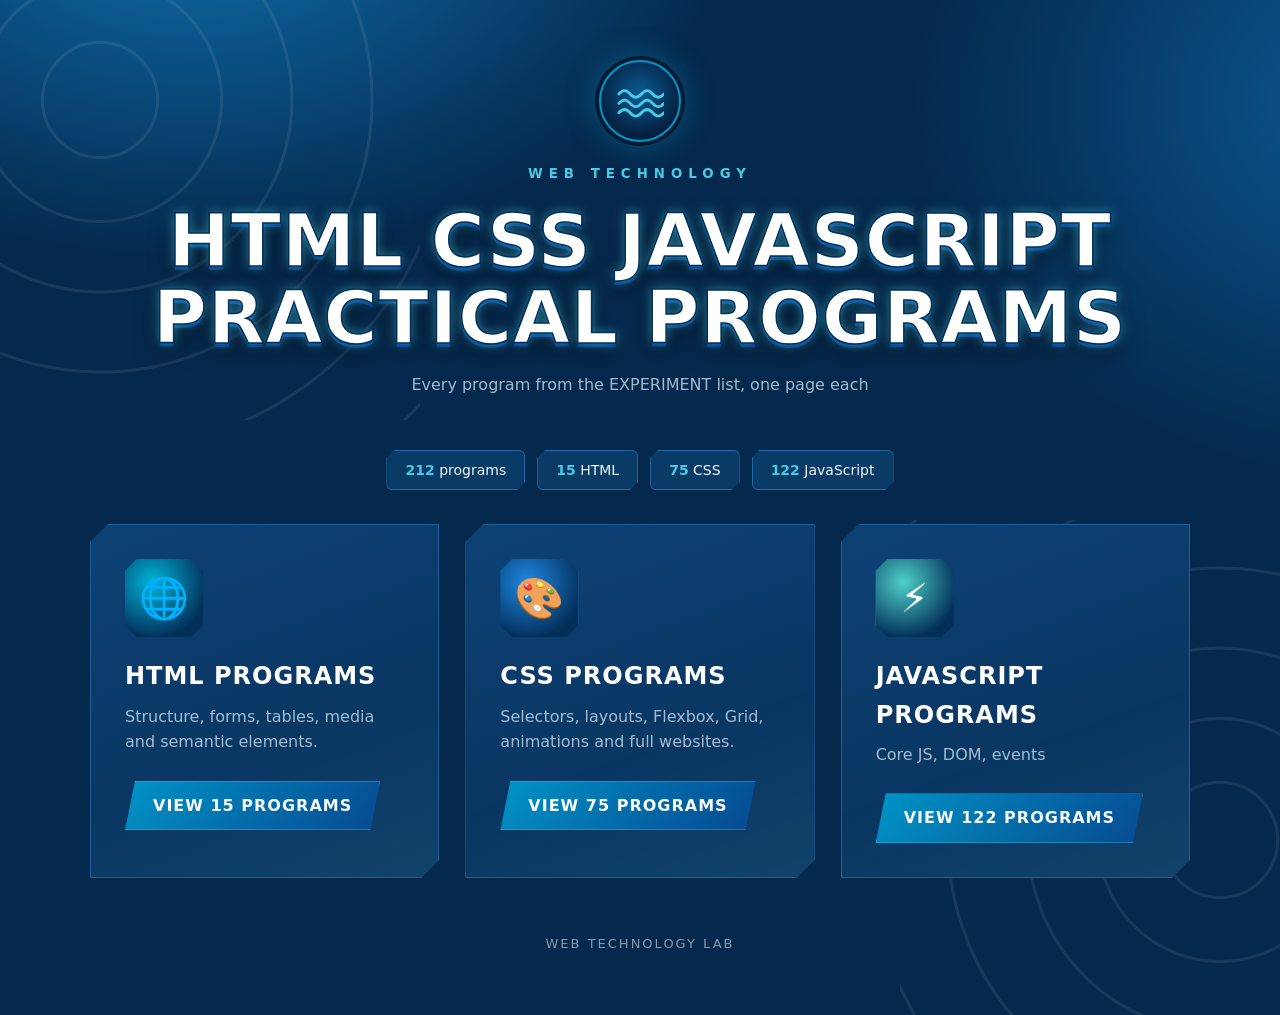
<file: index.html>
<!doctype html>
<html lang="en">
  <head>
    <meta charset="UTF-8" />
    <meta name="viewport" content="width=device-width, initial-scale=1" />
    <title>HTML CSS JavaScript Practical Programs</title>
    <link rel="stylesheet" href="assets/home.css" />
  </head>
  <body class="hub">
    <main>
      <div class="hero">
        <small>WEB TECHNOLOGY</small>
        <h1>HTML CSS JavaScript<br />Practical Programs</h1>
        <p>Every program from the EXPERIMENT list, one page each</p>
      </div>
      <div class="stats">
        <span><b>212</b> programs</span><span><b>15</b> HTML</span
        ><span><b>75</b> CSS</span><span><b>122</b> JavaScript</span
        >
      </div>
      <div class="cards">
        <div class="card" style="--c: #e17055">
          <div class="ic">&#127760;</div>
          <h2>HTML Programs</h2>
          <p>Structure, forms, tables, media and semantic elements.</p>
          <a class="go" href="html/index.html">View 15 Programs</a>
        </div>
        <div class="card" style="--c: #0984e3">
          <div class="ic">&#127912;</div>
          <h2>CSS Programs</h2>
          <p>
            Selectors, layouts, Flexbox, Grid, animations and full websites.
          </p>
          <a class="go" href="css/index.html">View 75 Programs</a>
        </div>
        <div class="card" style="--c: #f9ca24">
          <div class="ic">&#9889;</div>
          <h2>JavaScript Programs</h2>
          <p>Core JS, DOM, events</p>
          <a class="go" href="javascript/index.html">View 122 Programs</a>
        </div>
      </div>
      <footer>Web Technology Lab</footer>
    </main>
  </body>
</html>
</file>
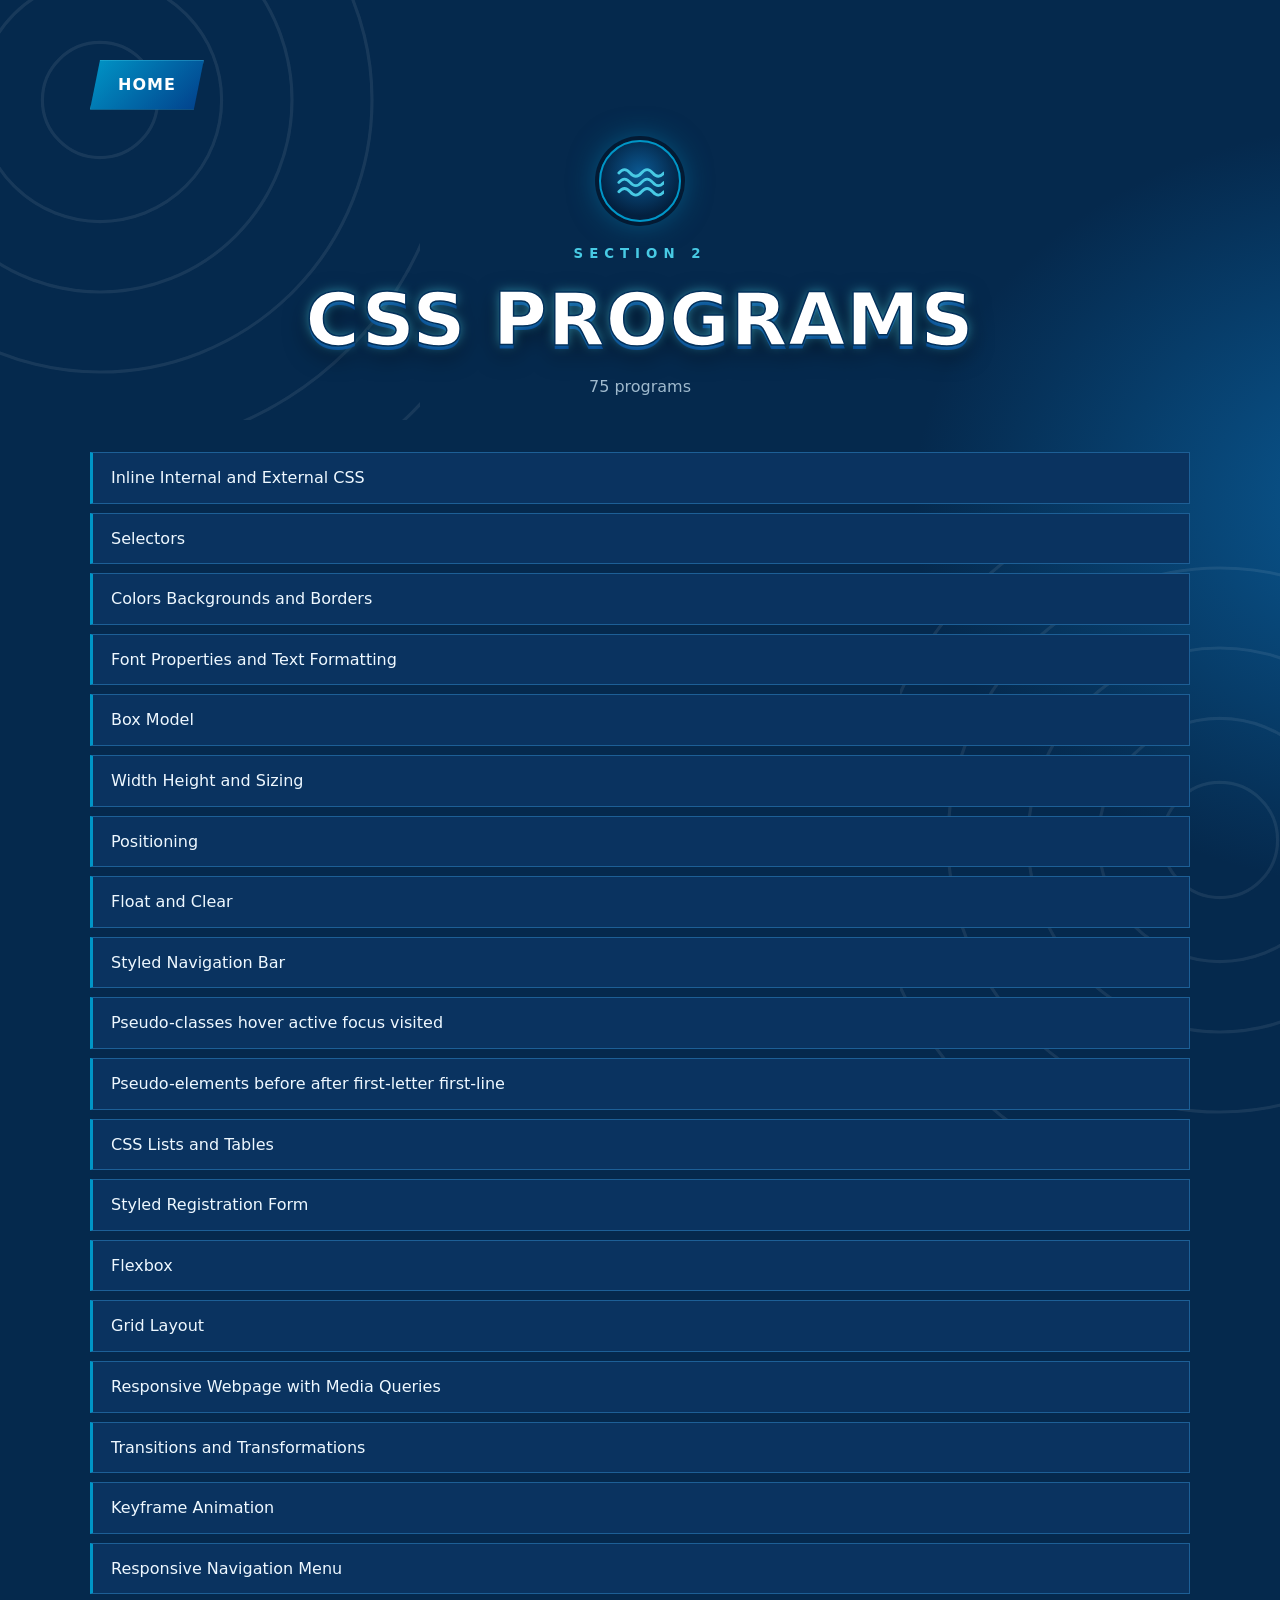
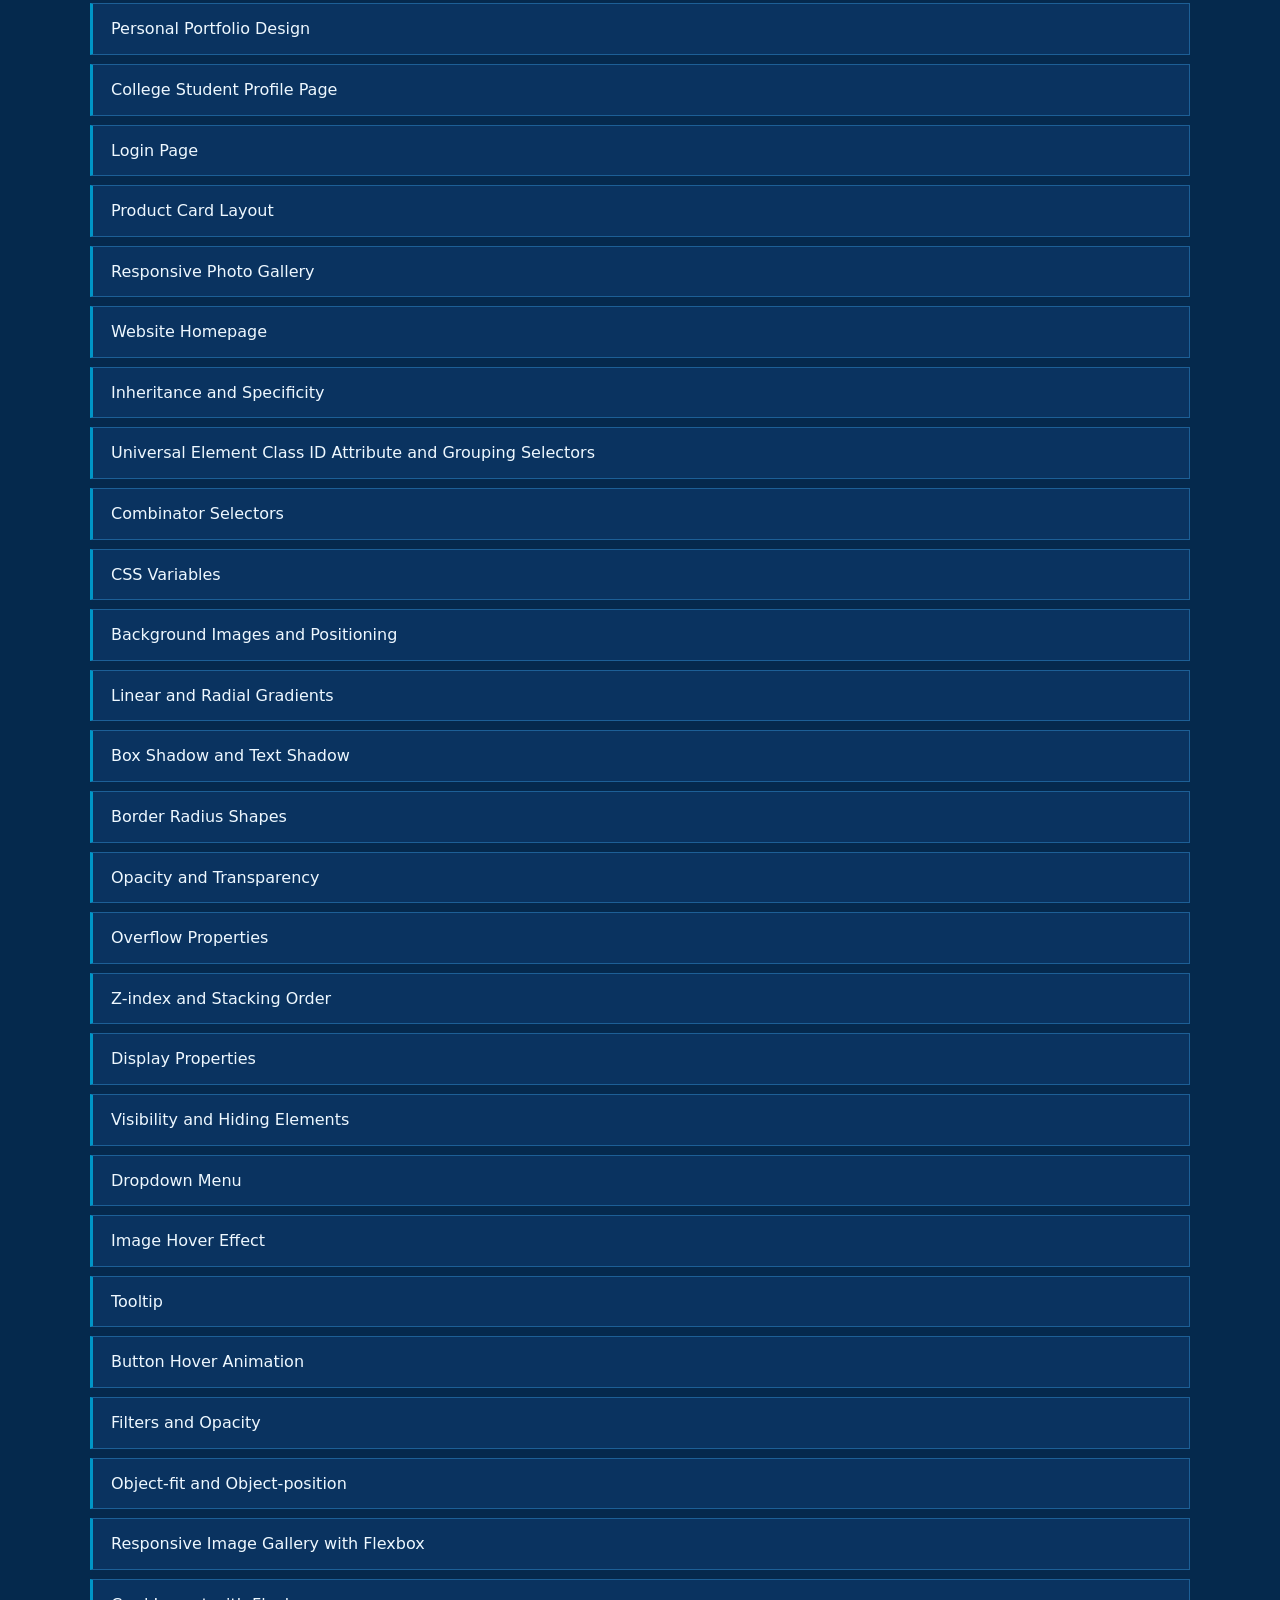
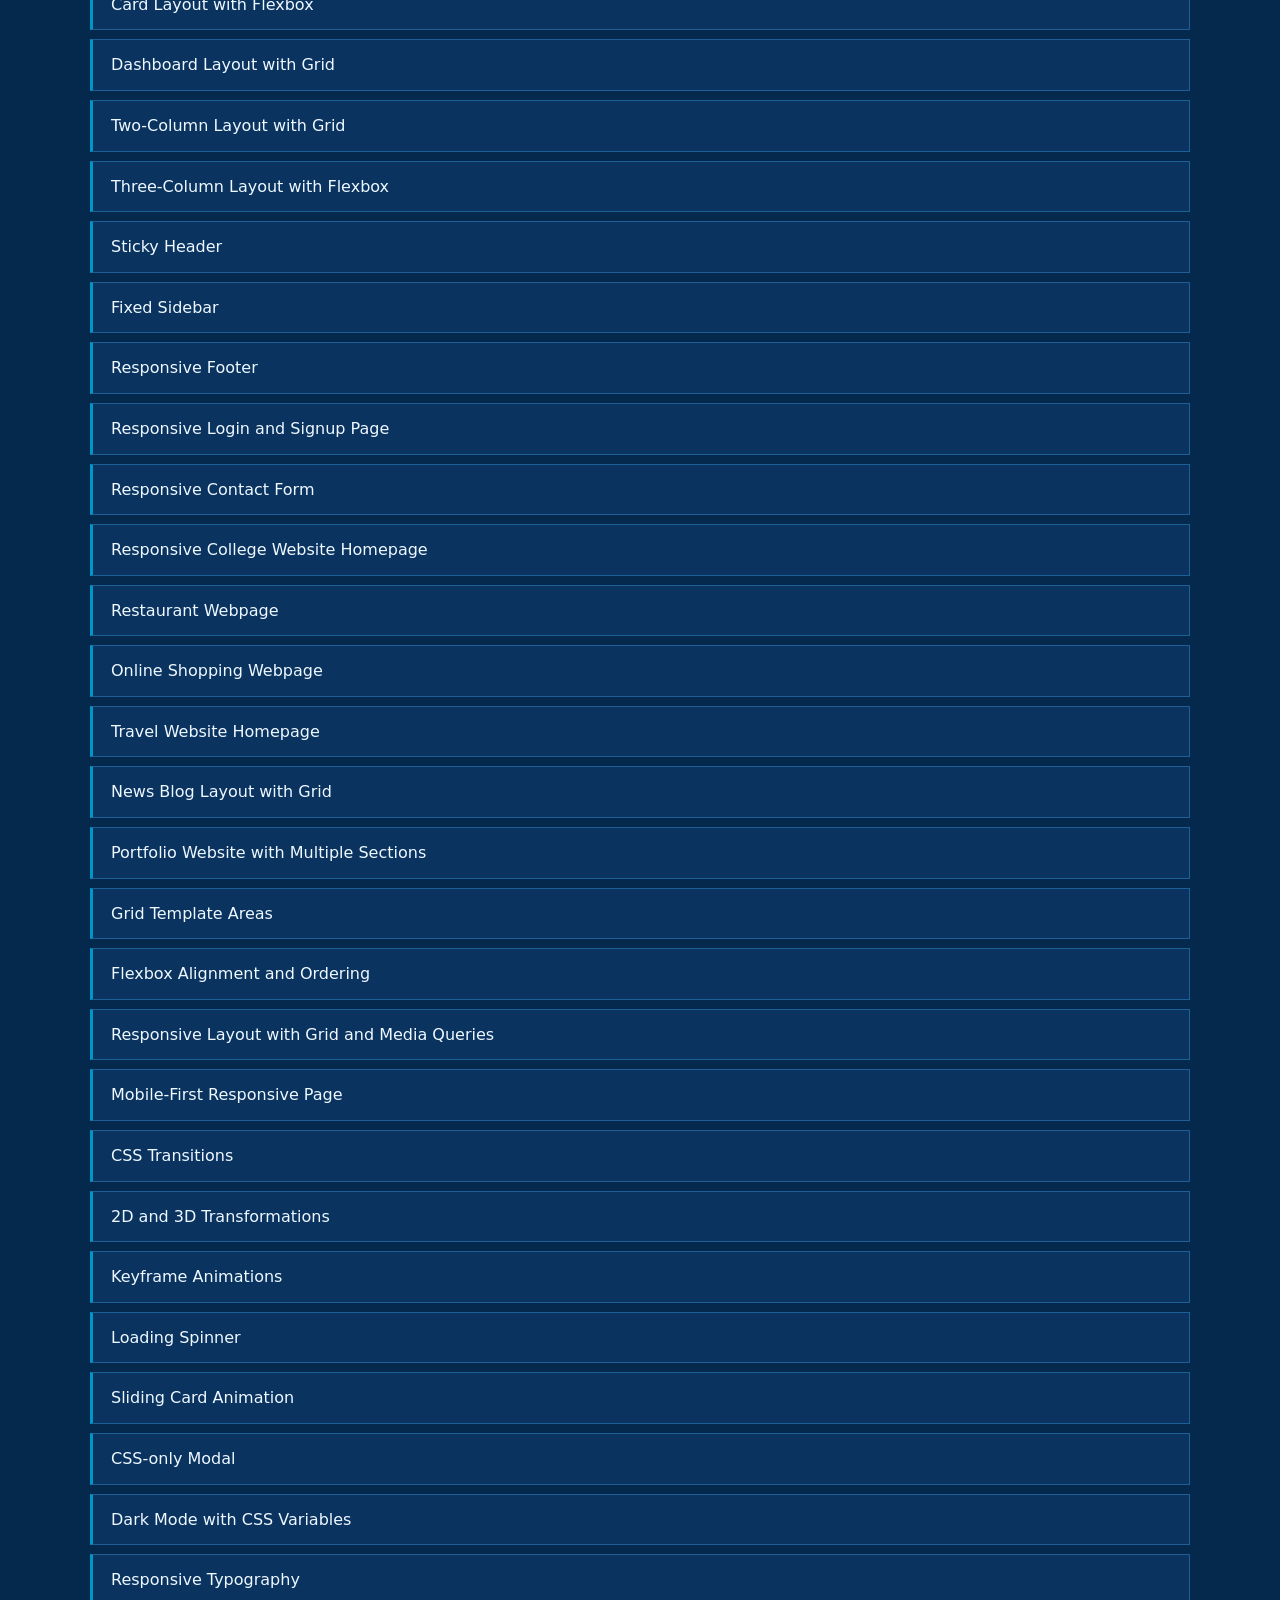
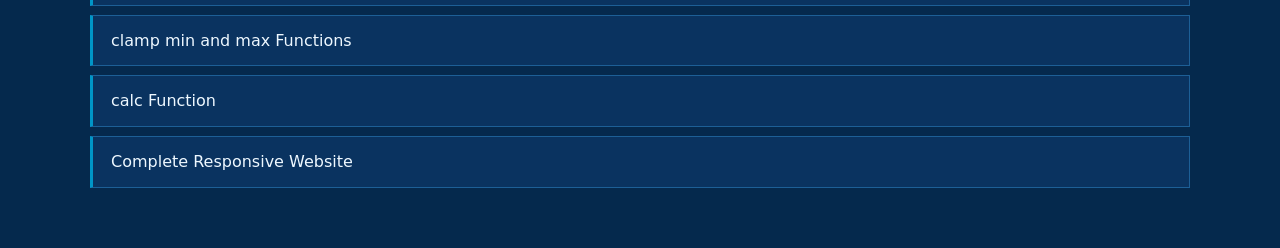
<file: css/index.html>
<!doctype html>
<html lang="en">
  <head>
    <meta charset="UTF-8" />
    <meta name="viewport" content="width=device-width, initial-scale=1" />
    <title>CSS Programs</title>
    <link rel="stylesheet" href="../assets/home.css" />
  </head>
  <body class="hub">
    <main class="list">
      <div class="top"><a class="go" href="../index.html">Home</a></div>
      <div class="hero">
        <small>Section 2</small>
        <h1>CSS Programs</h1>
        <p>75 programs</p>
      </div>
      <ol>
        <li>
          <a href="css-01-inline-internal-and-external-css.html"
            >Inline Internal and External CSS</a
          >
        </li>
        <li><a href="css-02-selectors.html">Selectors</a></li>
        <li>
          <a href="css-03-colors-backgrounds-and-borders.html"
            >Colors Backgrounds and Borders</a
          >
        </li>
        <li>
          <a href="css-04-font-properties-and-text-formatting.html"
            >Font Properties and Text Formatting</a
          >
        </li>
        <li><a href="css-05-box-model.html">Box Model</a></li>
        <li>
          <a href="css-06-width-height-and-sizing.html"
            >Width Height and Sizing</a
          >
        </li>
        <li><a href="css-07-positioning.html">Positioning</a></li>
        <li><a href="css-08-float-and-clear.html">Float and Clear</a></li>
        <li>
          <a href="css-09-styled-navigation-bar.html">Styled Navigation Bar</a>
        </li>
        <li>
          <a href="css-10-pseudo-classes-hover-active-focus-visited.html"
            >Pseudo-classes hover active focus visited</a
          >
        </li>
        <li>
          <a
            href="css-11-pseudo-elements-before-after-first-letter-first-line.html"
            >Pseudo-elements before after first-letter first-line</a
          >
        </li>
        <li>
          <a href="css-12-css-lists-and-tables.html">CSS Lists and Tables</a>
        </li>
        <li>
          <a href="css-13-styled-registration-form.html"
            >Styled Registration Form</a
          >
        </li>
        <li><a href="css-14-flexbox.html">Flexbox</a></li>
        <li><a href="css-15-grid-layout.html">Grid Layout</a></li>
        <li>
          <a href="css-16-responsive-webpage-with-media-queries.html"
            >Responsive Webpage with Media Queries</a
          >
        </li>
        <li>
          <a href="css-17-transitions-and-transformations.html"
            >Transitions and Transformations</a
          >
        </li>
        <li><a href="css-18-keyframe-animation.html">Keyframe Animation</a></li>
        <li>
          <a href="css-19-responsive-navigation-menu.html"
            >Responsive Navigation Menu</a
          >
        </li>
        <li>
          <a href="css-20-personal-portfolio-design.html"
            >Personal Portfolio Design</a
          >
        </li>
        <li>
          <a href="css-21-college-student-profile-page.html"
            >College Student Profile Page</a
          >
        </li>
        <li><a href="css-22-login-page.html">Login Page</a></li>
        <li>
          <a href="css-23-product-card-layout.html">Product Card Layout</a>
        </li>
        <li>
          <a href="css-24-responsive-photo-gallery.html"
            >Responsive Photo Gallery</a
          >
        </li>
        <li><a href="css-25-website-homepage.html">Website Homepage</a></li>
        <li>
          <a href="css-26-inheritance-and-specificity.html"
            >Inheritance and Specificity</a
          >
        </li>
        <li>
          <a
            href="css-27-universal-element-class-id-attribute-and-grouping-selectors.html"
            >Universal Element Class ID Attribute and Grouping Selectors</a
          >
        </li>
        <li>
          <a href="css-28-combinator-selectors.html">Combinator Selectors</a>
        </li>
        <li><a href="css-29-css-variables.html">CSS Variables</a></li>
        <li>
          <a href="css-30-background-images-and-positioning.html"
            >Background Images and Positioning</a
          >
        </li>
        <li>
          <a href="css-31-linear-and-radial-gradients.html"
            >Linear and Radial Gradients</a
          >
        </li>
        <li>
          <a href="css-32-box-shadow-and-text-shadow.html"
            >Box Shadow and Text Shadow</a
          >
        </li>
        <li>
          <a href="css-33-border-radius-shapes.html">Border Radius Shapes</a>
        </li>
        <li>
          <a href="css-34-opacity-and-transparency.html"
            >Opacity and Transparency</a
          >
        </li>
        <li>
          <a href="css-35-overflow-properties.html">Overflow Properties</a>
        </li>
        <li>
          <a href="css-36-z-index-and-stacking-order.html"
            >Z-index and Stacking Order</a
          >
        </li>
        <li><a href="css-37-display-properties.html">Display Properties</a></li>
        <li>
          <a href="css-38-visibility-and-hiding-elements.html"
            >Visibility and Hiding Elements</a
          >
        </li>
        <li><a href="css-39-dropdown-menu.html">Dropdown Menu</a></li>
        <li><a href="css-40-image-hover-effect.html">Image Hover Effect</a></li>
        <li><a href="css-41-tooltip.html">Tooltip</a></li>
        <li>
          <a href="css-42-button-hover-animation.html"
            >Button Hover Animation</a
          >
        </li>
        <li>
          <a href="css-43-filters-and-opacity.html">Filters and Opacity</a>
        </li>
        <li>
          <a href="css-44-object-fit-and-object-position.html"
            >Object-fit and Object-position</a
          >
        </li>
        <li>
          <a href="css-45-responsive-image-gallery-with-flexbox.html"
            >Responsive Image Gallery with Flexbox</a
          >
        </li>
        <li>
          <a href="css-46-card-layout-with-flexbox.html"
            >Card Layout with Flexbox</a
          >
        </li>
        <li>
          <a href="css-47-dashboard-layout-with-grid.html"
            >Dashboard Layout with Grid</a
          >
        </li>
        <li>
          <a href="css-48-two-column-layout-with-grid.html"
            >Two-Column Layout with Grid</a
          >
        </li>
        <li>
          <a href="css-49-three-column-layout-with-flexbox.html"
            >Three-Column Layout with Flexbox</a
          >
        </li>
        <li><a href="css-50-sticky-header.html">Sticky Header</a></li>
        <li><a href="css-51-fixed-sidebar.html">Fixed Sidebar</a></li>
        <li><a href="css-52-responsive-footer.html">Responsive Footer</a></li>
        <li>
          <a href="css-53-responsive-login-and-signup-page.html"
            >Responsive Login and Signup Page</a
          >
        </li>
        <li>
          <a href="css-54-responsive-contact-form.html"
            >Responsive Contact Form</a
          >
        </li>
        <li>
          <a href="css-55-responsive-college-website-homepage.html"
            >Responsive College Website Homepage</a
          >
        </li>
        <li><a href="css-56-restaurant-webpage.html">Restaurant Webpage</a></li>
        <li>
          <a href="css-57-online-shopping-webpage.html"
            >Online Shopping Webpage</a
          >
        </li>
        <li>
          <a href="css-58-travel-website-homepage.html"
            >Travel Website Homepage</a
          >
        </li>
        <li>
          <a href="css-59-news-blog-layout-with-grid.html"
            >News Blog Layout with Grid</a
          >
        </li>
        <li>
          <a href="css-60-portfolio-website-with-multiple-sections.html"
            >Portfolio Website with Multiple Sections</a
          >
        </li>
        <li>
          <a href="css-61-grid-template-areas.html">Grid Template Areas</a>
        </li>
        <li>
          <a href="css-62-flexbox-alignment-and-ordering.html"
            >Flexbox Alignment and Ordering</a
          >
        </li>
        <li>
          <a href="css-63-responsive-layout-with-grid-and-media-queries.html"
            >Responsive Layout with Grid and Media Queries</a
          >
        </li>
        <li>
          <a href="css-64-mobile-first-responsive-page.html"
            >Mobile-First Responsive Page</a
          >
        </li>
        <li><a href="css-65-css-transitions.html">CSS Transitions</a></li>
        <li>
          <a href="css-66-2d-and-3d-transformations.html"
            >2D and 3D Transformations</a
          >
        </li>
        <li>
          <a href="css-67-keyframe-animations.html">Keyframe Animations</a>
        </li>
        <li><a href="css-68-loading-spinner.html">Loading Spinner</a></li>
        <li>
          <a href="css-69-sliding-card-animation.html"
            >Sliding Card Animation</a
          >
        </li>
        <li><a href="css-70-css-only-modal.html">CSS-only Modal</a></li>
        <li>
          <a href="css-71-dark-mode-with-css-variables.html"
            >Dark Mode with CSS Variables</a
          >
        </li>
        <li>
          <a href="css-72-responsive-typography.html">Responsive Typography</a>
        </li>
        <li>
          <a href="css-73-clamp-min-and-max-functions.html"
            >clamp min and max Functions</a
          >
        </li>
        <li><a href="css-74-calc-function.html">calc Function</a></li>
        <li>
          <a href="css-75-complete-responsive-website.html"
            >Complete Responsive Website</a
          >
        </li>
      </ol>
    </main>
  </body>
</html>
</file>
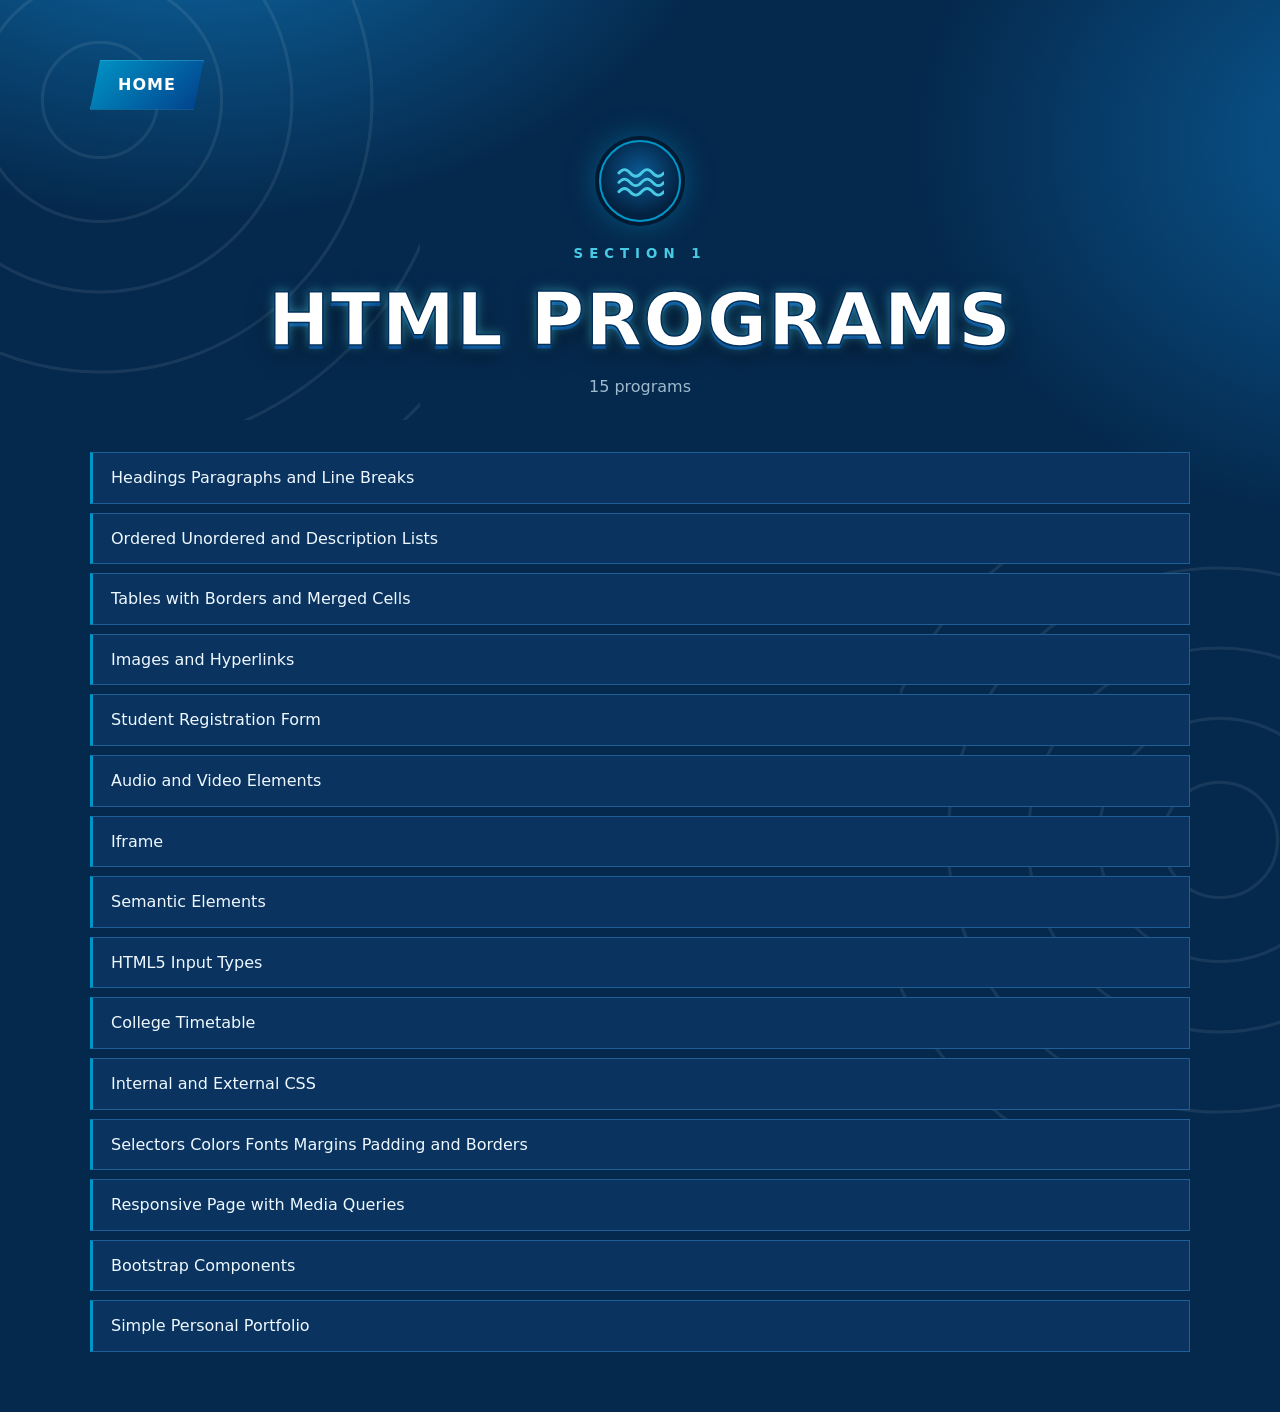
<file: html/index.html>
<!doctype html>
<html lang="en">
  <head>
    <meta charset="UTF-8" />
    <meta name="viewport" content="width=device-width, initial-scale=1" />
    <title>HTML Programs</title>
    <link rel="stylesheet" href="../assets/home.css" />
  </head>
  <body class="hub">
    <main class="list">
      <div class="top"><a class="go" href="../index.html">Home</a></div>
      <div class="hero">
        <small>Section 1</small>
        <h1>HTML Programs</h1>
        <p>15 programs</p>
      </div>
      <ol>
        <li>
          <a href="html-01-headings-paragraphs-and-line-breaks.html"
            >Headings Paragraphs and Line Breaks</a
          >
        </li>
        <li>
          <a href="html-02-ordered-unordered-and-description-lists.html"
            >Ordered Unordered and Description Lists</a
          >
        </li>
        <li>
          <a href="html-03-tables-with-borders-and-merged-cells.html"
            >Tables with Borders and Merged Cells</a
          >
        </li>
        <li>
          <a href="html-04-images-and-hyperlinks.html">Images and Hyperlinks</a>
        </li>
        <li>
          <a href="html-05-student-registration-form.html"
            >Student Registration Form</a
          >
        </li>
        <li>
          <a href="html-06-audio-and-video-elements.html"
            >Audio and Video Elements</a
          >
        </li>
        <li><a href="html-07-iframe.html">Iframe</a></li>
        <li><a href="html-08-semantic-elements.html">Semantic Elements</a></li>
        <li><a href="html-09-html5-input-types.html">HTML5 Input Types</a></li>
        <li><a href="html-10-college-timetable.html">College Timetable</a></li>
        <li>
          <a href="html-11-internal-and-external-css.html"
            >Internal and External CSS</a
          >
        </li>
        <li>
          <a
            href="html-12-selectors-colors-fonts-margins-padding-and-borders.html"
            >Selectors Colors Fonts Margins Padding and Borders</a
          >
        </li>
        <li>
          <a href="html-13-responsive-page-with-media-queries.html"
            >Responsive Page with Media Queries</a
          >
        </li>
        <li>
          <a href="html-14-bootstrap-components.html">Bootstrap Components</a>
        </li>
        <li>
          <a href="html-15-simple-personal-portfolio.html"
            >Simple Personal Portfolio</a
          >
        </li>
      </ol>
    </main>
  </body>
</html>
</file>
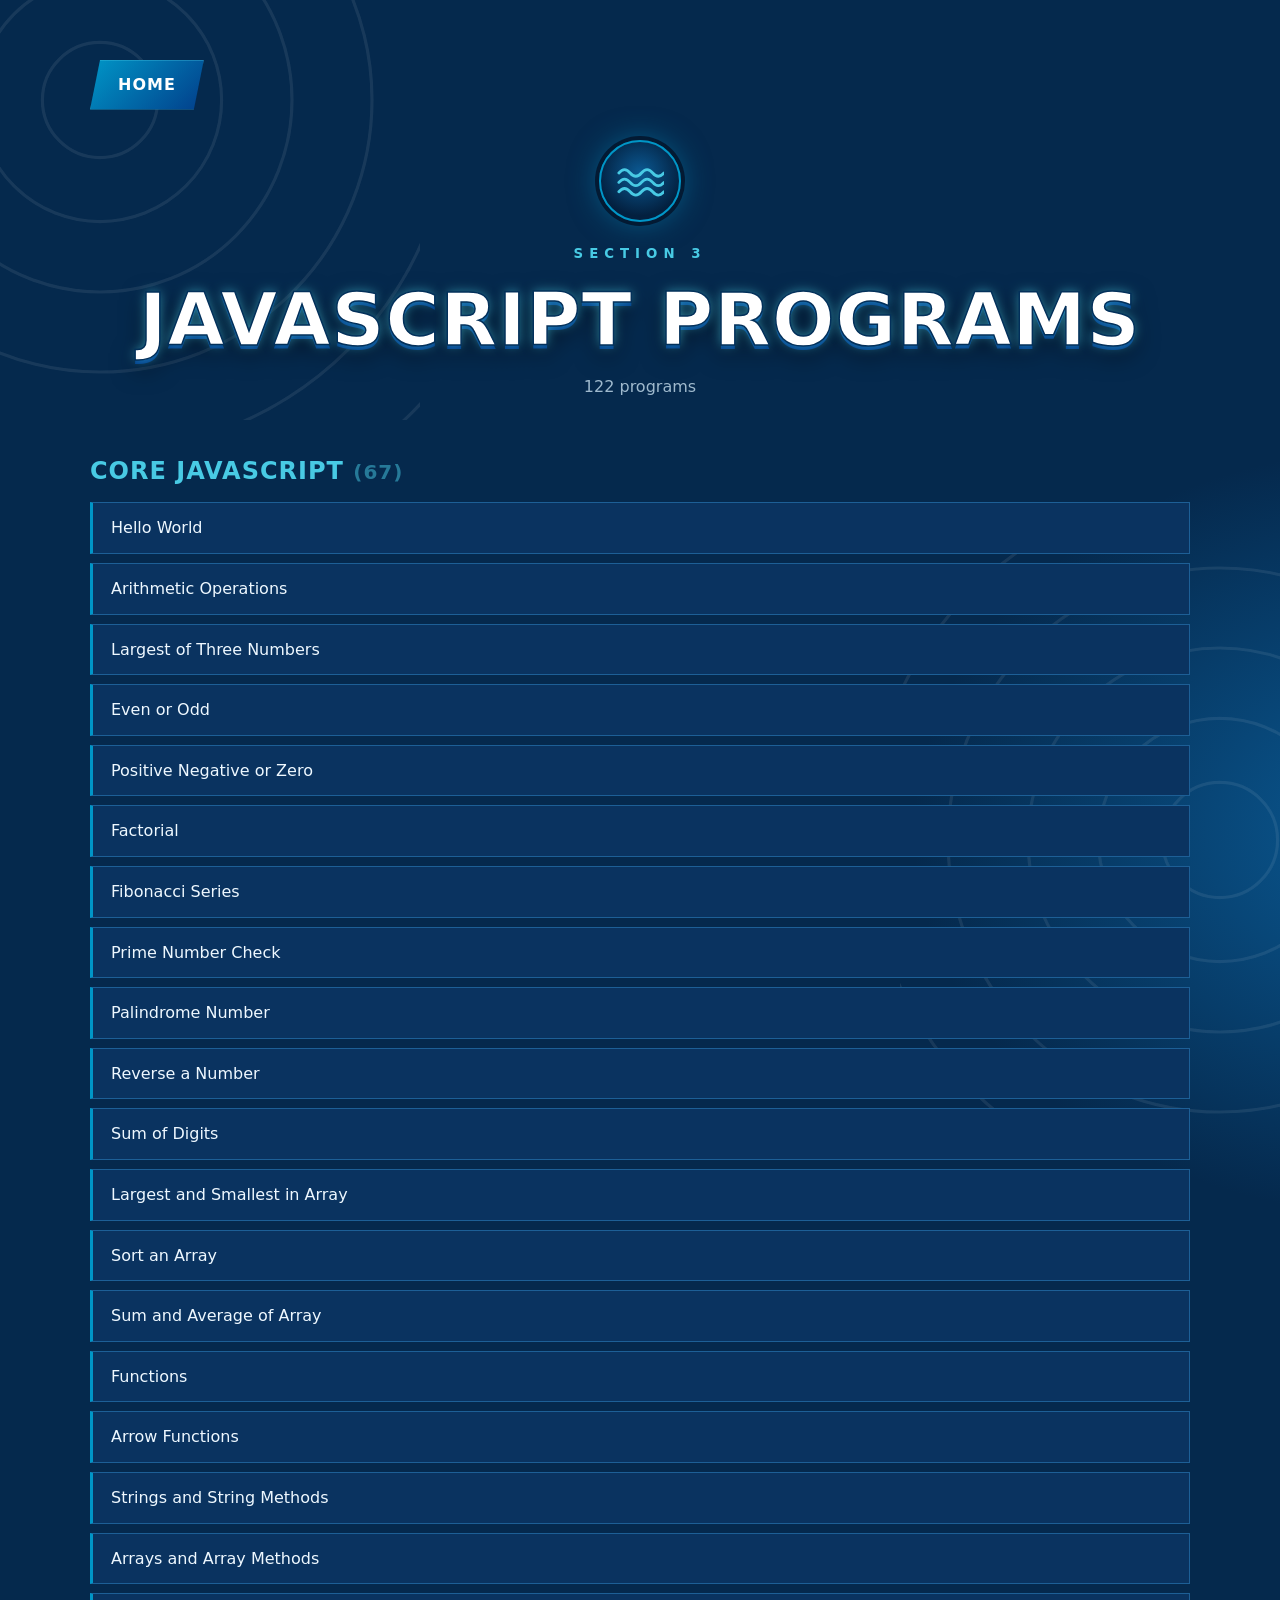
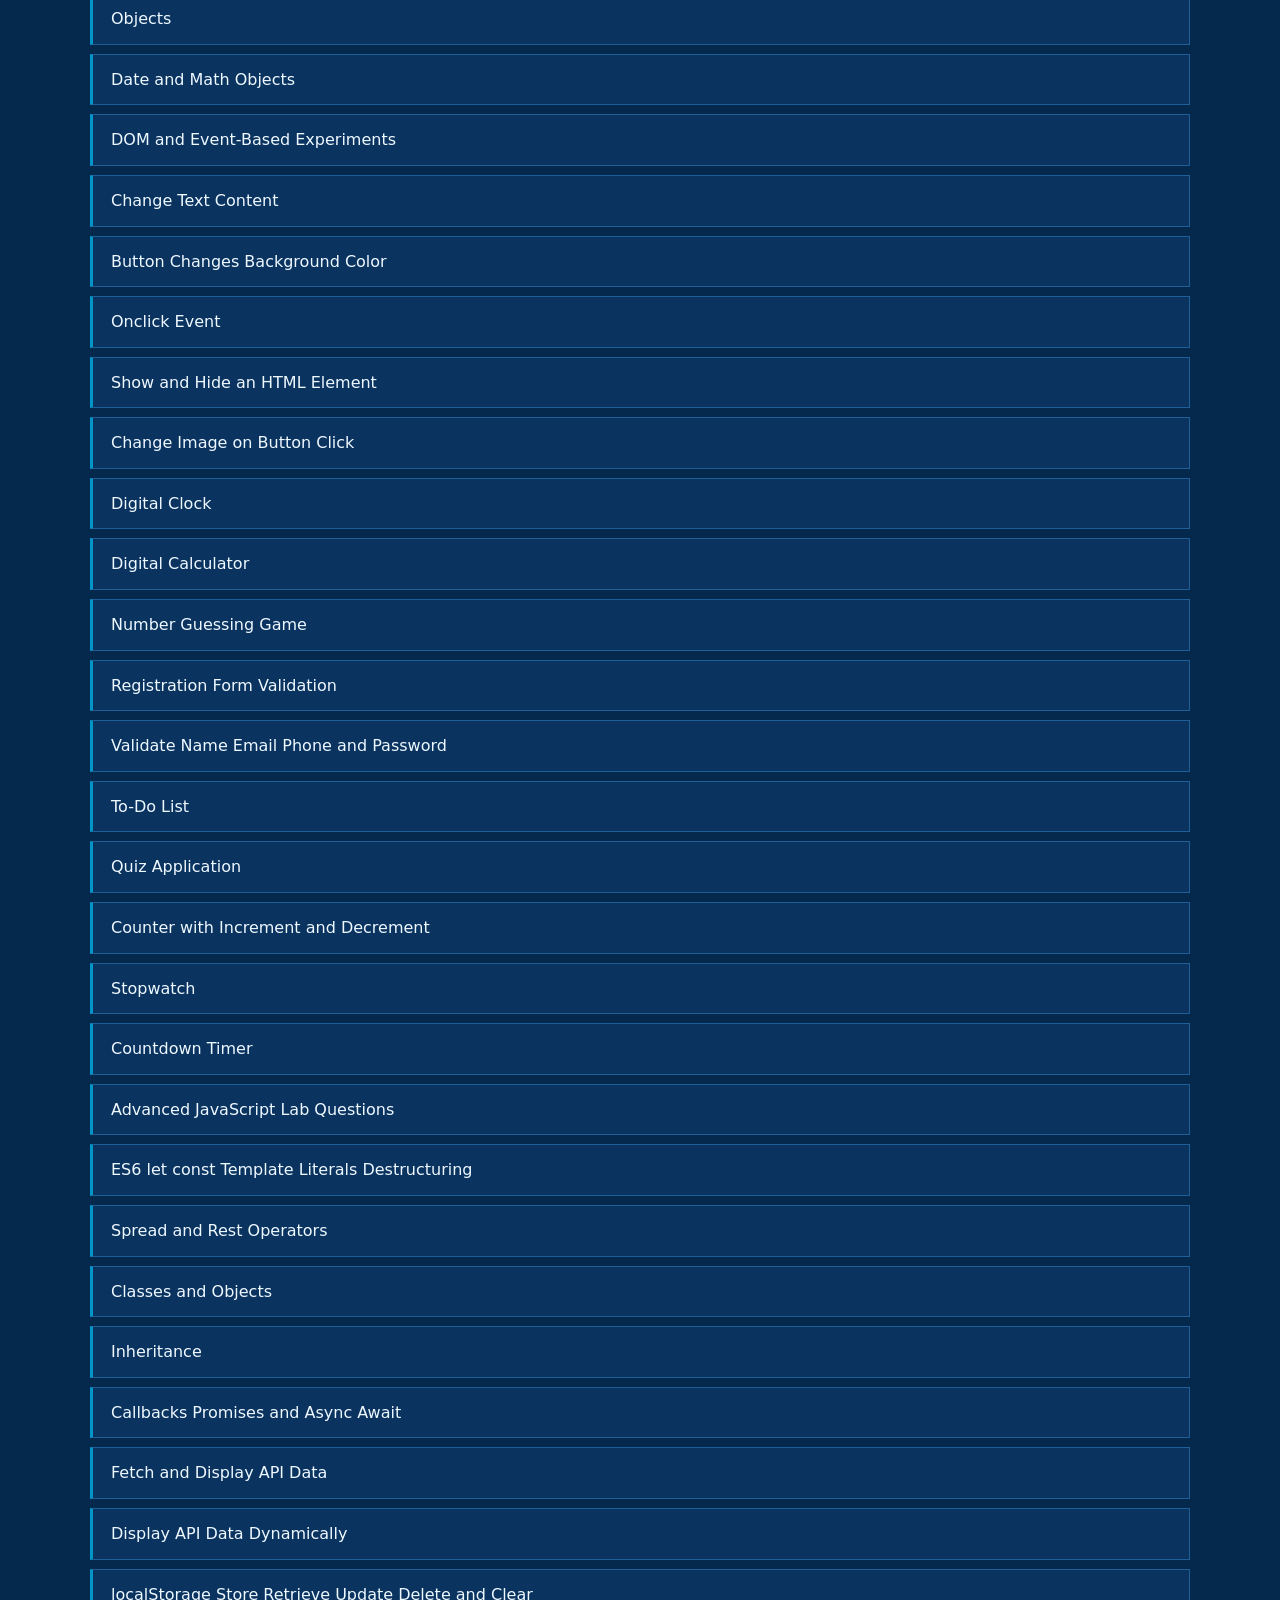
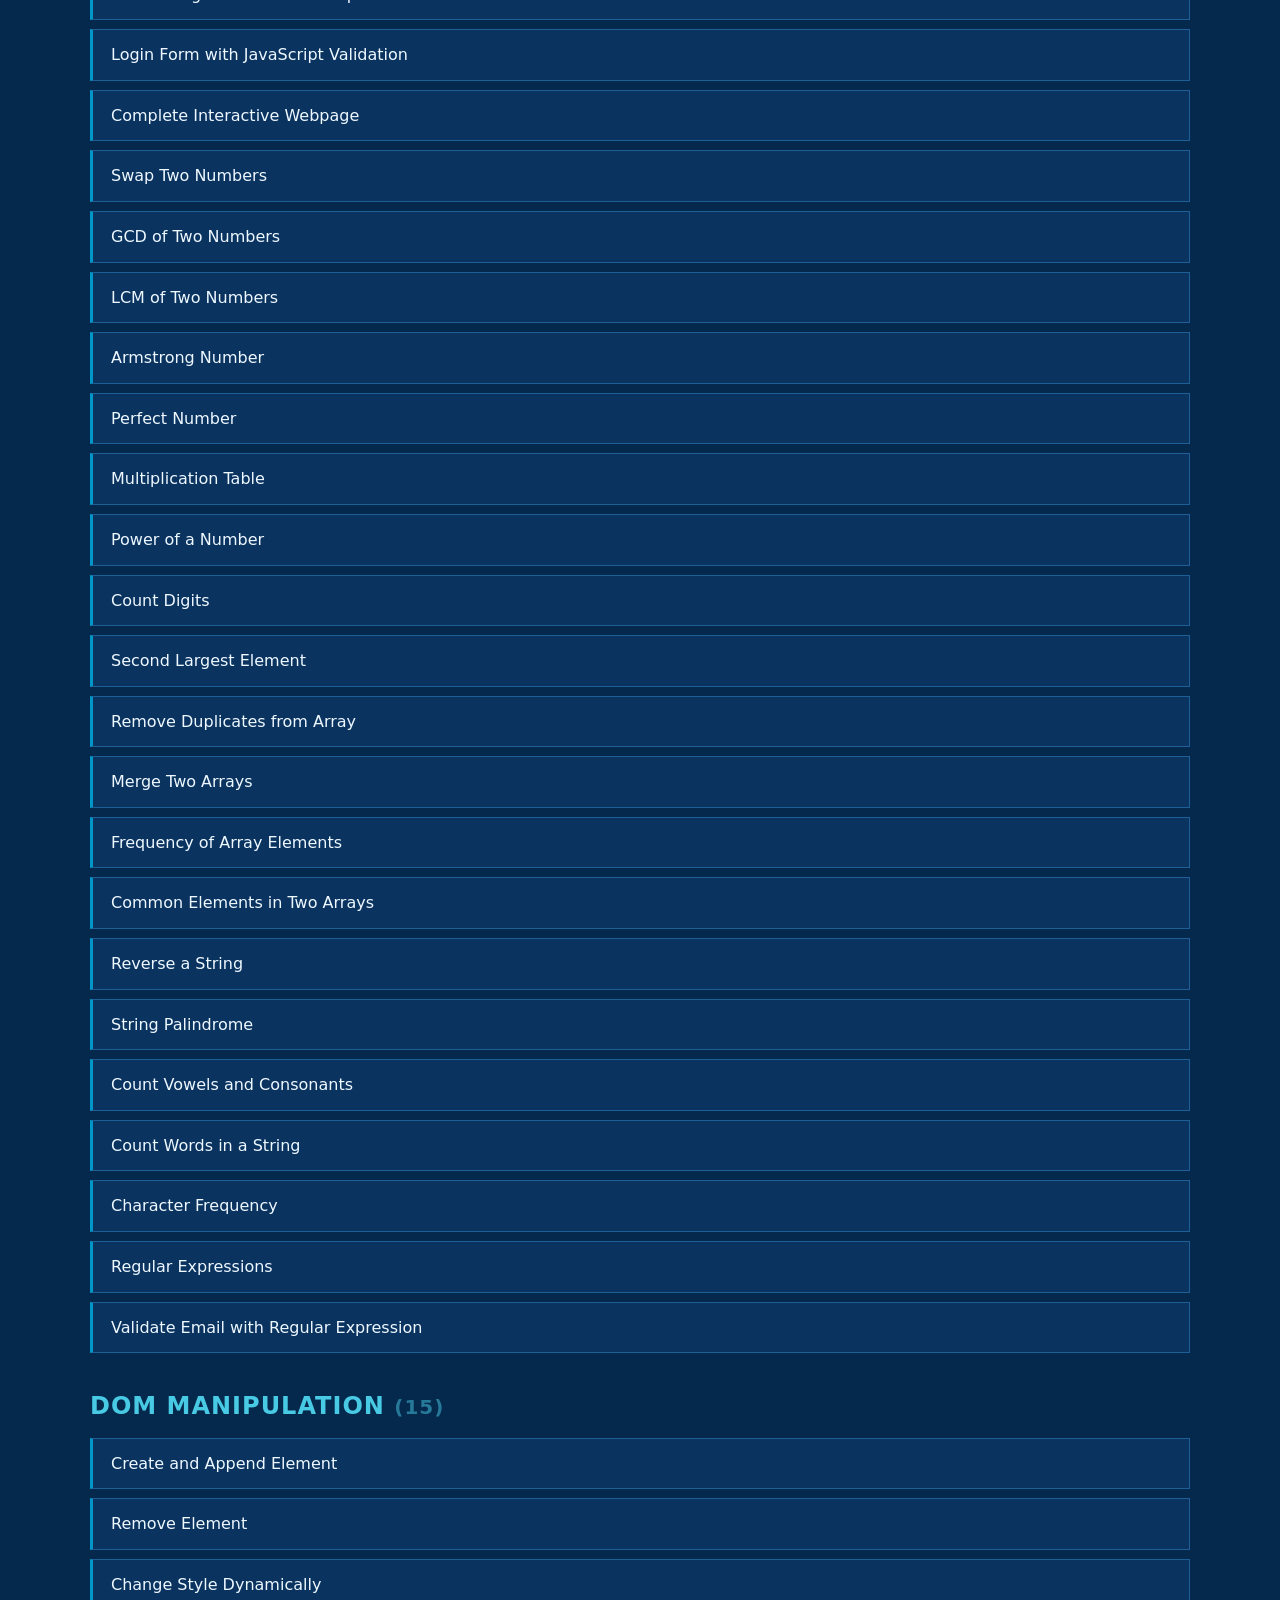
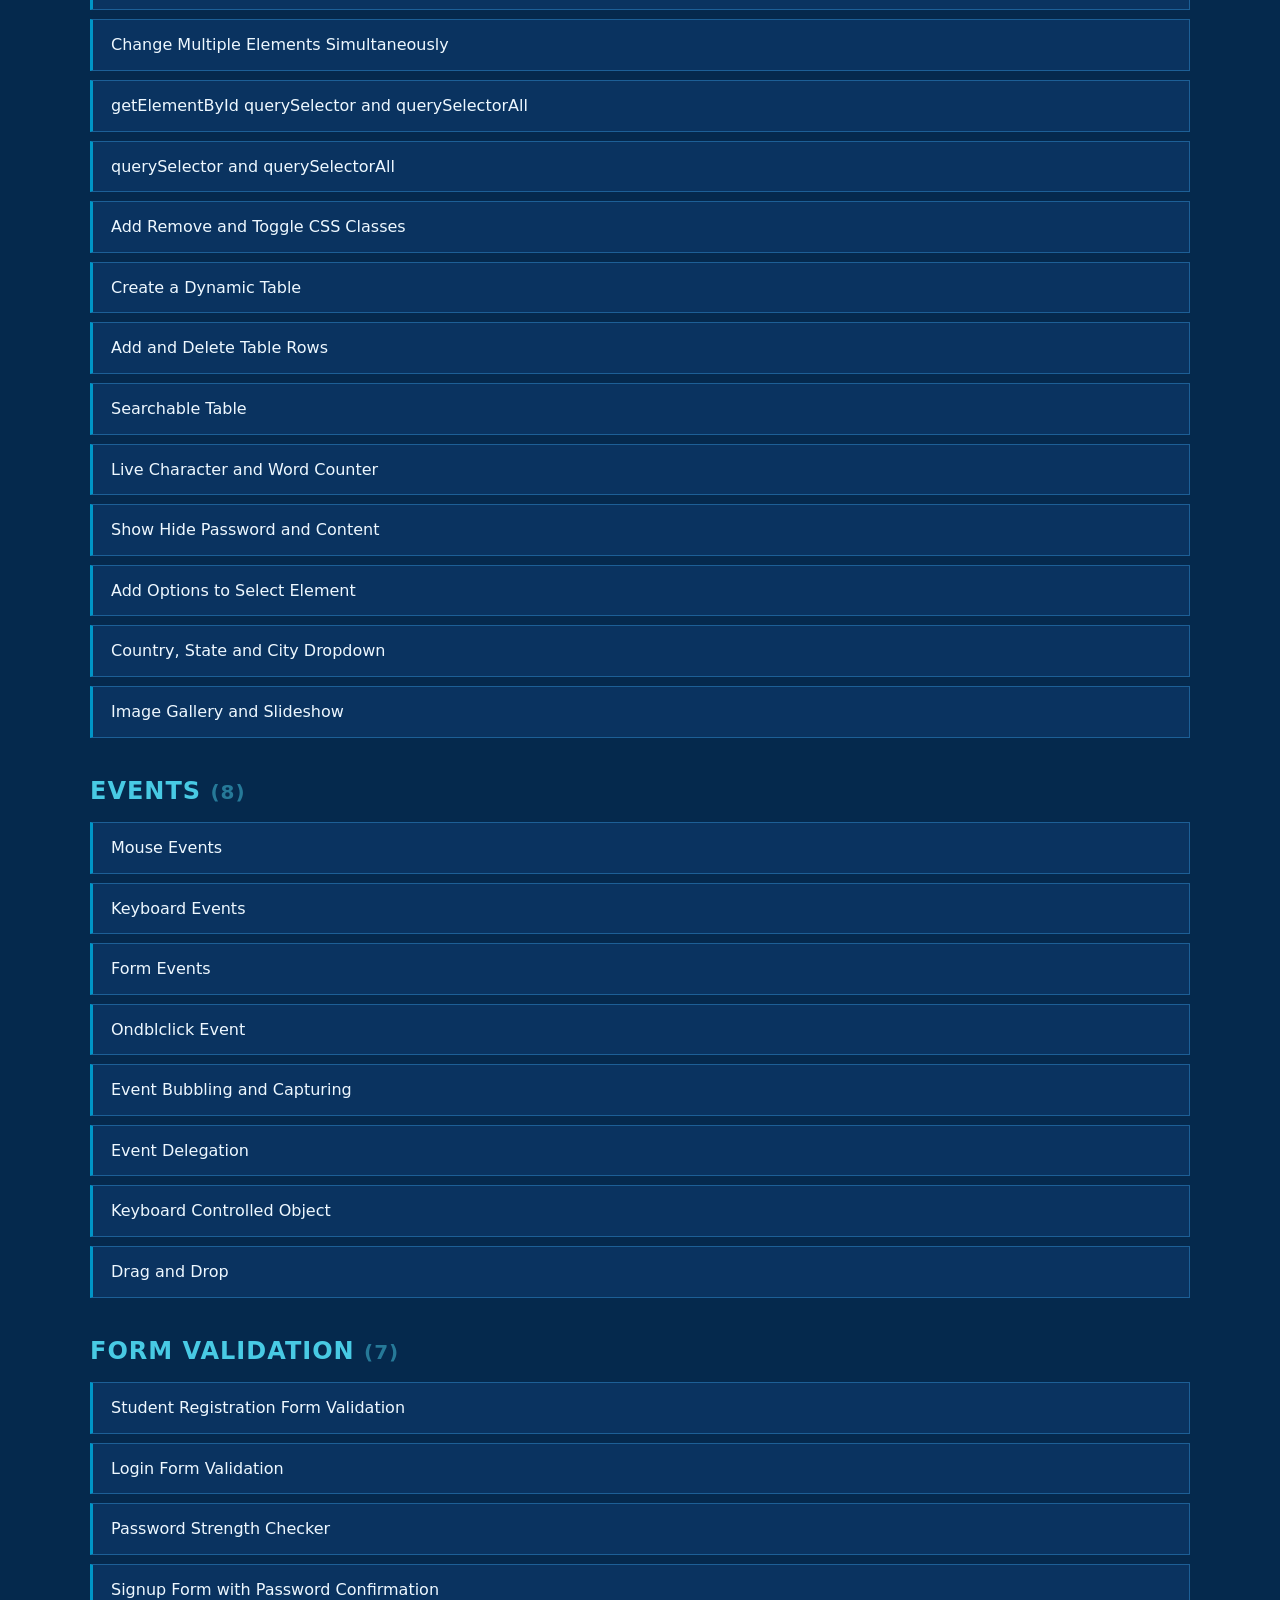
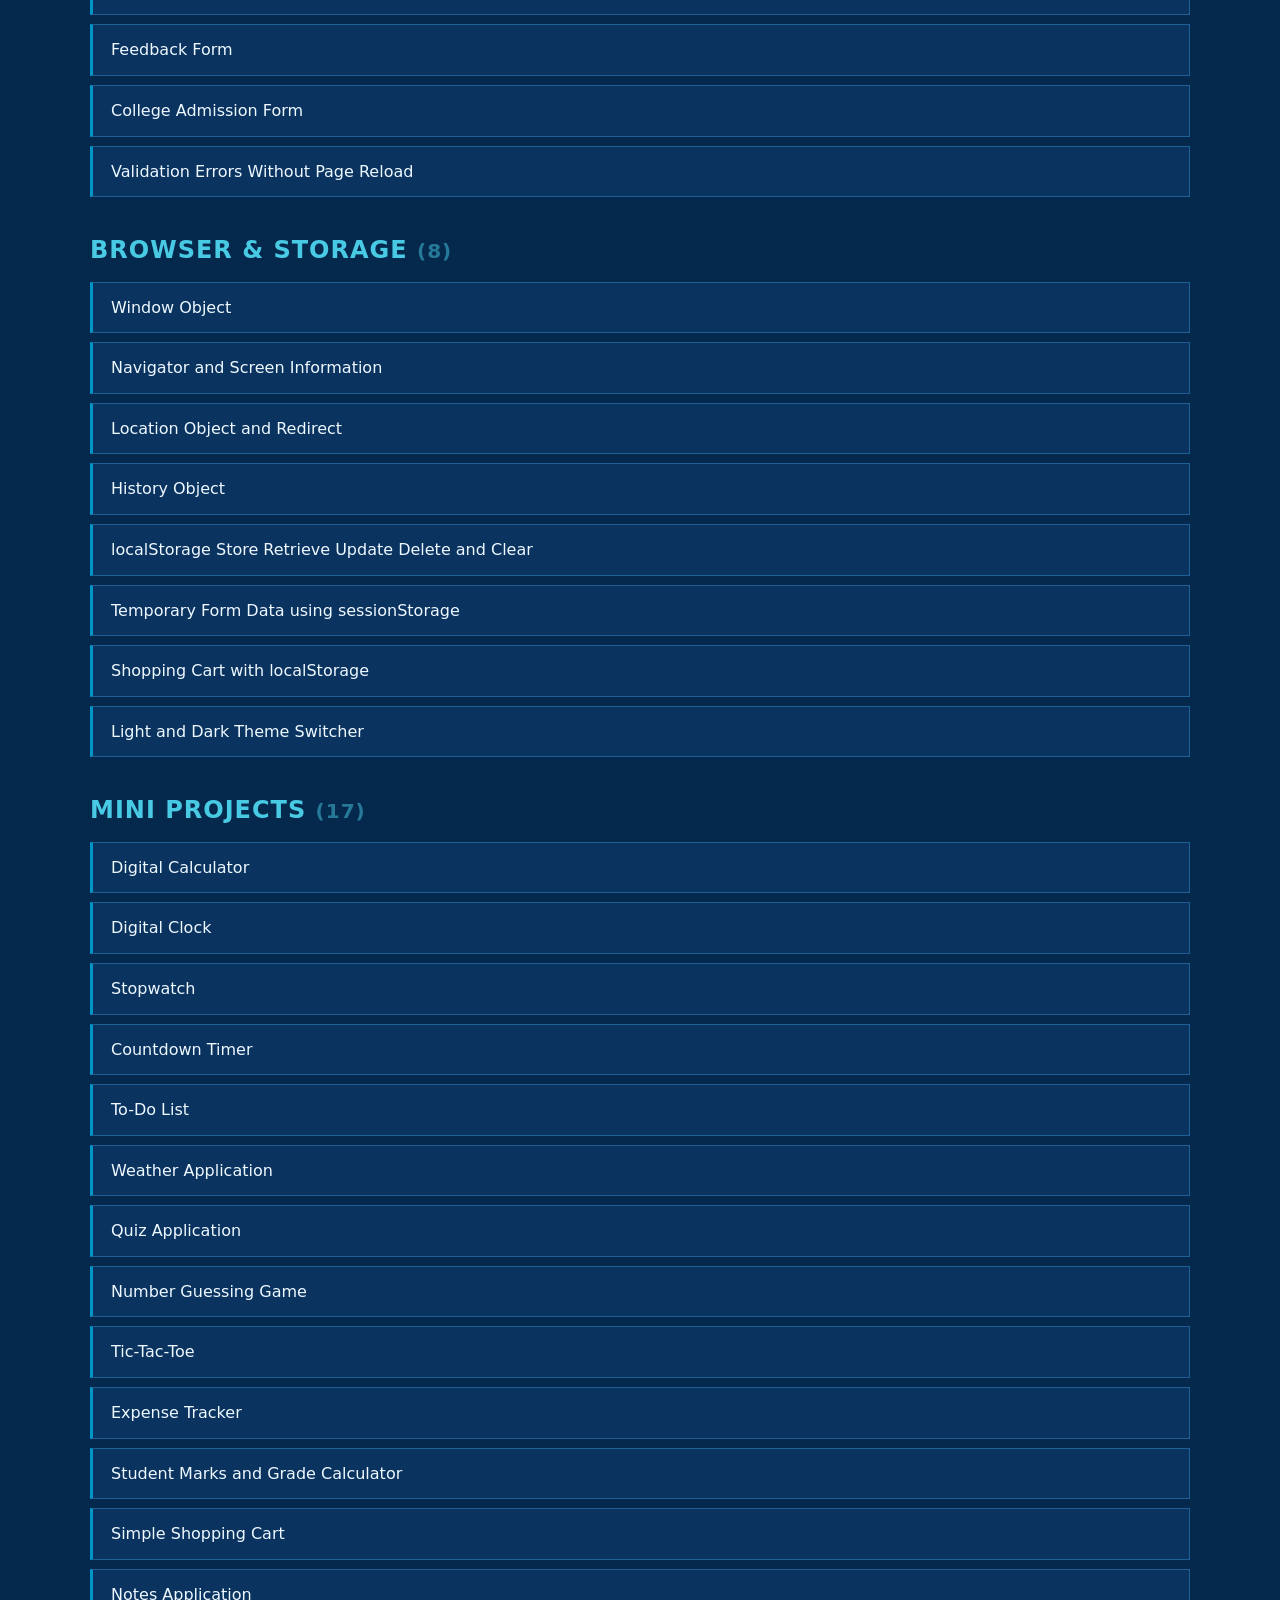
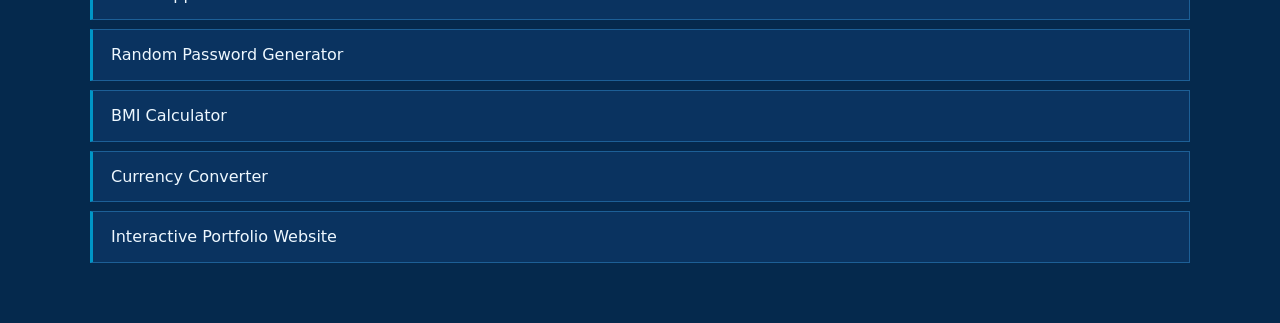
<file: javascript/index.html>
<!DOCTYPE html>
<html lang="en">
<head>
  <meta charset="UTF-8" />
  <meta name="viewport" content="width=device-width, initial-scale=1" />
  <title>JavaScript Programs</title>
  <link rel="stylesheet" href="../assets/home.css" />
</head>
<body class="hub">
  <main class="list">
    <div class="top">
      <a class="go" href="../index.html">Home</a>
    </div>
    <div class="hero">
      <small>Section 3</small>
      <h1>JavaScript Programs</h1>
      <p>122 programs</p>
    </div>
    <h2>Core JavaScript <small style="opacity:.5">(67)</small></h2>
    <ol>
        <li><a href="js-01-hello-world.html">Hello World</a></li>
        <li><a href="js-02-arithmetic-operations.html">Arithmetic Operations</a></li>
        <li><a href="js-03-largest-of-three-numbers.html">Largest of Three Numbers</a></li>
        <li><a href="js-04-even-or-odd.html">Even or Odd</a></li>
        <li><a href="js-05-positive-negative-or-zero.html">Positive Negative or Zero</a></li>
        <li><a href="js-06-factorial.html">Factorial</a></li>
        <li><a href="js-07-fibonacci-series.html">Fibonacci Series</a></li>
        <li><a href="js-08-prime-number-check.html">Prime Number Check</a></li>
        <li><a href="js-09-palindrome-number.html">Palindrome Number</a></li>
        <li><a href="js-10-reverse-a-number.html">Reverse a Number</a></li>
        <li><a href="js-11-sum-of-digits.html">Sum of Digits</a></li>
        <li><a href="js-12-largest-and-smallest-in-array.html">Largest and Smallest in Array</a></li>
        <li><a href="js-13-sort-an-array.html">Sort an Array</a></li>
        <li><a href="js-14-sum-and-average-of-array.html">Sum and Average of Array</a></li>
        <li><a href="js-15-functions.html">Functions</a></li>
        <li><a href="js-16-arrow-functions.html">Arrow Functions</a></li>
        <li><a href="js-17-strings-and-string-methods.html">Strings and String Methods</a></li>
        <li><a href="js-18-arrays-and-array-methods.html">Arrays and Array Methods</a></li>
        <li><a href="js-19-objects.html">Objects</a></li>
        <li><a href="js-20-date-and-math-objects.html">Date and Math Objects</a></li>
        <li><a href="js-21-dom-and-event-based-experiments.html">DOM and Event-Based Experiments</a></li>
        <li><a href="js-22-change-text-content.html">Change Text Content</a></li>
        <li><a href="js-23-button-changes-background-color.html">Button Changes Background Color</a></li>
        <li><a href="js-24-onclick-event.html">Onclick Event</a></li>
        <li><a href="js-25-show-and-hide-an-html-element.html">Show and Hide an HTML Element</a></li>
        <li><a href="js-26-change-image-on-button-click.html">Change Image on Button Click</a></li>
        <li><a href="js-27-digital-clock.html">Digital Clock</a></li>
        <li><a href="js-28-digital-calculator.html">Digital Calculator</a></li>
        <li><a href="js-29-number-guessing-game.html">Number Guessing Game</a></li>
        <li><a href="js-30-registration-form-validation.html">Registration Form Validation</a></li>
        <li><a href="js-31-validate-name-email-phone-and-password.html">Validate Name Email Phone and Password</a></li>
        <li><a href="js-32-todo-list.html">To-Do List</a></li>
        <li><a href="js-33-quiz-application.html">Quiz Application</a></li>
        <li><a href="js-34-counter-with-increment-and-decrement.html">Counter with Increment and Decrement</a></li>
        <li><a href="js-35-stopwatch.html">Stopwatch</a></li>
        <li><a href="js-36-countdown-timer.html">Countdown Timer</a></li>
        <li><a href="js-37-advanced-javascript-lab-questions.html">Advanced JavaScript Lab Questions</a></li>
        <li><a href="js-38-es6-let-const-template-literals-destructuring.html">ES6 let const Template Literals Destructuring</a></li>
        <li><a href="js-39-spread-and-rest-operators.html">Spread and Rest Operators</a></li>
        <li><a href="js-40-classes-and-objects.html">Classes and Objects</a></li>
        <li><a href="js-41-inheritance.html">Inheritance</a></li>
        <li><a href="js-42-callbacks-promises-and-async-await.html">Callbacks Promises and Async Await</a></li>
        <li><a href="js-43-fetch-and-display-api-data.html">Fetch and Display API Data</a></li>
        <li><a href="js-44-display-api-data-dynamically.html">Display API Data Dynamically</a></li>
        <li><a href="js-45-localstorage-store-retrieve-update-delete-and-clear.html">localStorage Store Retrieve Update Delete and Clear</a></li>
        <li><a href="js-46-login-form-with-javascript-validation.html">Login Form with JavaScript Validation</a></li>
        <li><a href="js-47-complete-interactive-webpage.html">Complete Interactive Webpage</a></li>
        <li><a href="js-48-swap-two-numbers.html">Swap Two Numbers</a></li>
        <li><a href="js-49-gcd-of-two-numbers.html">GCD of Two Numbers</a></li>
        <li><a href="js-50-lcm-of-two-numbers.html">LCM of Two Numbers</a></li>
        <li><a href="js-51-armstrong-number.html">Armstrong Number</a></li>
        <li><a href="js-52-perfect-number.html">Perfect Number</a></li>
        <li><a href="js-53-multiplication-table.html">Multiplication Table</a></li>
        <li><a href="js-54-power-of-a-number.html">Power of a Number</a></li>
        <li><a href="js-55-count-digits.html">Count Digits</a></li>
        <li><a href="js-56-second-largest-element.html">Second Largest Element</a></li>
        <li><a href="js-57-remove-duplicates-from-array.html">Remove Duplicates from Array</a></li>
        <li><a href="js-58-merge-two-arrays.html">Merge Two Arrays</a></li>
        <li><a href="js-59-frequency-of-array-elements.html">Frequency of Array Elements</a></li>
        <li><a href="js-60-common-elements-in-two-arrays.html">Common Elements in Two Arrays</a></li>
        <li><a href="js-61-reverse-a-string.html">Reverse a String</a></li>
        <li><a href="js-62-string-palindrome.html">String Palindrome</a></li>
        <li><a href="js-63-count-vowels-and-consonants.html">Count Vowels and Consonants</a></li>
        <li><a href="js-64-count-words-in-a-string.html">Count Words in a String</a></li>
        <li><a href="js-65-character-frequency.html">Character Frequency</a></li>
        <li><a href="js-66-regular-expressions.html">Regular Expressions</a></li>
        <li><a href="js-67-validate-email-with-regular-expression.html">Validate Email with Regular Expression</a></li>
    </ol>
    <h2>DOM Manipulation <small style="opacity:.5">(15)</small></h2>
    <ol>
        <li><a href="dom-01-create-and-append-element.html">Create and Append Element</a></li>
        <li><a href="dom-02-remove-element.html">Remove Element</a></li>
        <li><a href="dom-03-change-style-dynamically.html">Change Style Dynamically</a></li>
        <li><a href="dom-04-change-multiple-elements-simultaneously.html">Change Multiple Elements Simultaneously</a></li>
        <li><a href="dom-05-getelementbyid-queryselector-and-queryselectorall.html">getElementById querySelector and querySelectorAll</a></li>
        <li><a href="dom-06-queryselector-and-queryselectorall.html">querySelector and querySelectorAll</a></li>
        <li><a href="dom-07-add-remove-and-toggle-css-classes.html">Add Remove and Toggle CSS Classes</a></li>
        <li><a href="dom-08-create-a-dynamic-table.html">Create a Dynamic Table</a></li>
        <li><a href="dom-09-dynamic-table.html">Add and Delete Table Rows</a></li>
        <li><a href="dom-10-search-filter-table.html">Searchable Table</a></li>
        <li><a href="dom-11-live-character-and-word-counter.html">Live Character and Word Counter</a></li>
        <li><a href="dom-12-show-hide-password-and-content.html">Show Hide Password and Content</a></li>
        <li><a href="dom-13-add-options-to-select-element.html">Add Options to Select Element</a></li>
        <li><a href="dom-14-dependent-dropdown.html">Country, State and City Dropdown</a></li>
        <li><a href="dom-15-image-gallery-and-slideshow.html">Image Gallery and Slideshow</a></li>
    </ol>
    <h2>Events <small style="opacity:.5">(8)</small></h2>
    <ol>
        <li><a href="evt-01-mouse-events.html">Mouse Events</a></li>
        <li><a href="evt-02-keyboard-events.html">Keyboard Events</a></li>
        <li><a href="evt-03-form-events.html">Form Events</a></li>
        <li><a href="evt-04-ondblclick-event.html">Ondblclick Event</a></li>
        <li><a href="evt-05-event-bubbling-and-capturing.html">Event Bubbling and Capturing</a></li>
        <li><a href="evt-06-event-delegation.html">Event Delegation</a></li>
        <li><a href="evt-07-keyboard-controlled-object.html">Keyboard Controlled Object</a></li>
        <li><a href="evt-08-drag-and-drop.html">Drag and Drop</a></li>
    </ol>
    <h2>Form Validation <small style="opacity:.5">(7)</small></h2>
    <ol>
        <li><a href="frm-01-student-registration-form-validation.html">Student Registration Form Validation</a></li>
        <li><a href="frm-02-login-form-validation.html">Login Form Validation</a></li>
        <li><a href="frm-03-password-strength-checker.html">Password Strength Checker</a></li>
        <li><a href="frm-04-signup-form-with-password-confirmation.html">Signup Form with Password Confirmation</a></li>
        <li><a href="frm-05-feedback-form.html">Feedback Form</a></li>
        <li><a href="frm-06-college-admission-form.html">College Admission Form</a></li>
        <li><a href="frm-07-validation-errors-without-page-reload.html">Validation Errors Without Page Reload</a></li>
    </ol>
    <h2>Browser & Storage <small style="opacity:.5">(8)</small></h2>
    <ol>
        <li><a href="brs-01-window-object.html">Window Object</a></li>
        <li><a href="brs-02-navigator-object.html">Navigator and Screen Information</a></li>
        <li><a href="brs-03-location-object-and-redirect.html">Location Object and Redirect</a></li>
        <li><a href="brs-04-history-object.html">History Object</a></li>
        <li><a href="brs-05-localstorage-store-retrieve-update-delete-and-clear.html">localStorage Store Retrieve Update Delete and Clear</a></li>
        <li><a href="brs-06-temporary-form-data-using-sessionstorage.html">Temporary Form Data using sessionStorage</a></li>
        <li><a href="brs-07-shopping-cart.html">Shopping Cart with localStorage</a></li>
        <li><a href="brs-08-theme-switcher.html">Light and Dark Theme Switcher</a></li>
    </ol>
    <h2>Mini Projects <small style="opacity:.5">(17)</small></h2>
    <ol>
        <li><a href="mini-01-digital-calculator.html">Digital Calculator</a></li>
        <li><a href="mini-02-digital-clock.html">Digital Clock</a></li>
        <li><a href="mini-03-stopwatch.html">Stopwatch</a></li>
        <li><a href="mini-04-countdown-timer.html">Countdown Timer</a></li>
        <li><a href="mini-05-todo-list.html">To-Do List</a></li>
        <li><a href="mini-06-weather-application.html">Weather Application</a></li>
        <li><a href="mini-07-quiz-application.html">Quiz Application</a></li>
        <li><a href="mini-08-number-guessing-game.html">Number Guessing Game</a></li>
        <li><a href="mini-09-tic-tac-toe.html">Tic-Tac-Toe</a></li>
        <li><a href="mini-10-expense-tracker.html">Expense Tracker</a></li>
        <li><a href="mini-11-student-marks-and-grade-calculator.html">Student Marks and Grade Calculator</a></li>
        <li><a href="mini-12-simple-shopping-cart.html">Simple Shopping Cart</a></li>
        <li><a href="mini-13-notes-application.html">Notes Application</a></li>
        <li><a href="mini-14-password-generator.html">Random Password Generator</a></li>
        <li><a href="mini-15-bmi-calculator.html">BMI Calculator</a></li>
        <li><a href="mini-16-currency-converter.html">Currency Converter</a></li>
        <li><a href="mini-17-interactive-portfolio-website.html">Interactive Portfolio Website</a></li>
    </ol>
  </main>
</body>
</html>
</file>
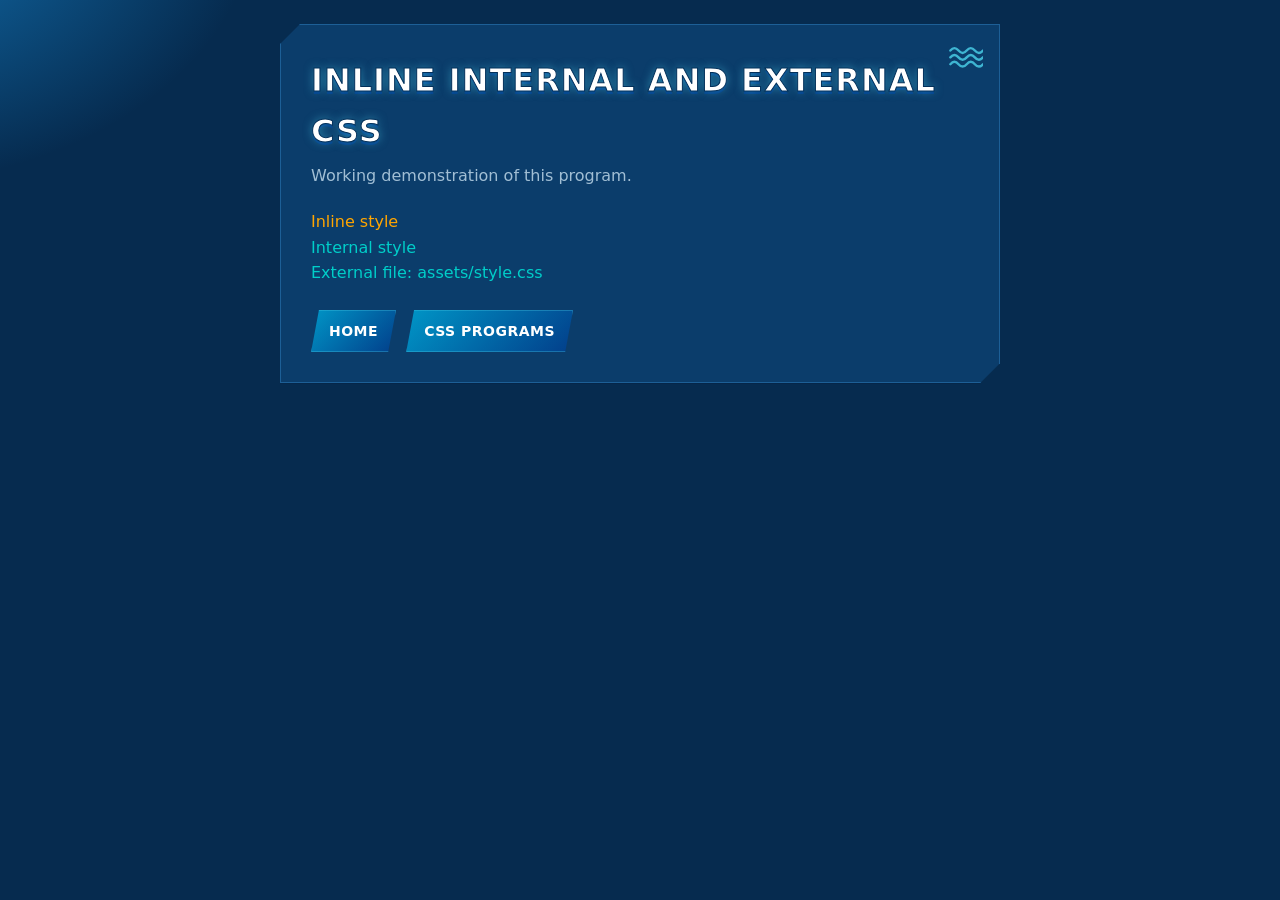
<file: css/css-01-inline-internal-and-external-css.html>
<!doctype html>
<html lang="en">
  <head>
    <meta charset="UTF-8" />
    <meta name="viewport" content="width=device-width, initial-scale=1" />
    <title>Inline Internal and External CSS</title>
    <link rel="stylesheet" href="../assets/style.css" />
    <style>
      p {
        color: #00cec9;
      }
    </style>
  </head>
  <body>
    <div class="wrap">
      <h1>Inline Internal and External CSS</h1>
      <p class="d">Working demonstration of this program.</p>
      <p style="color: orange">Inline style</p>
      <p>Internal style</p>
      <p>External file: assets/style.css</p>
      <nav>
        <a class="btn" href="../index.html">Home</a
        ><a class="btn" href="index.html">CSS Programs</a>
      </nav>
    </div>
  </body>
</html>
</file>
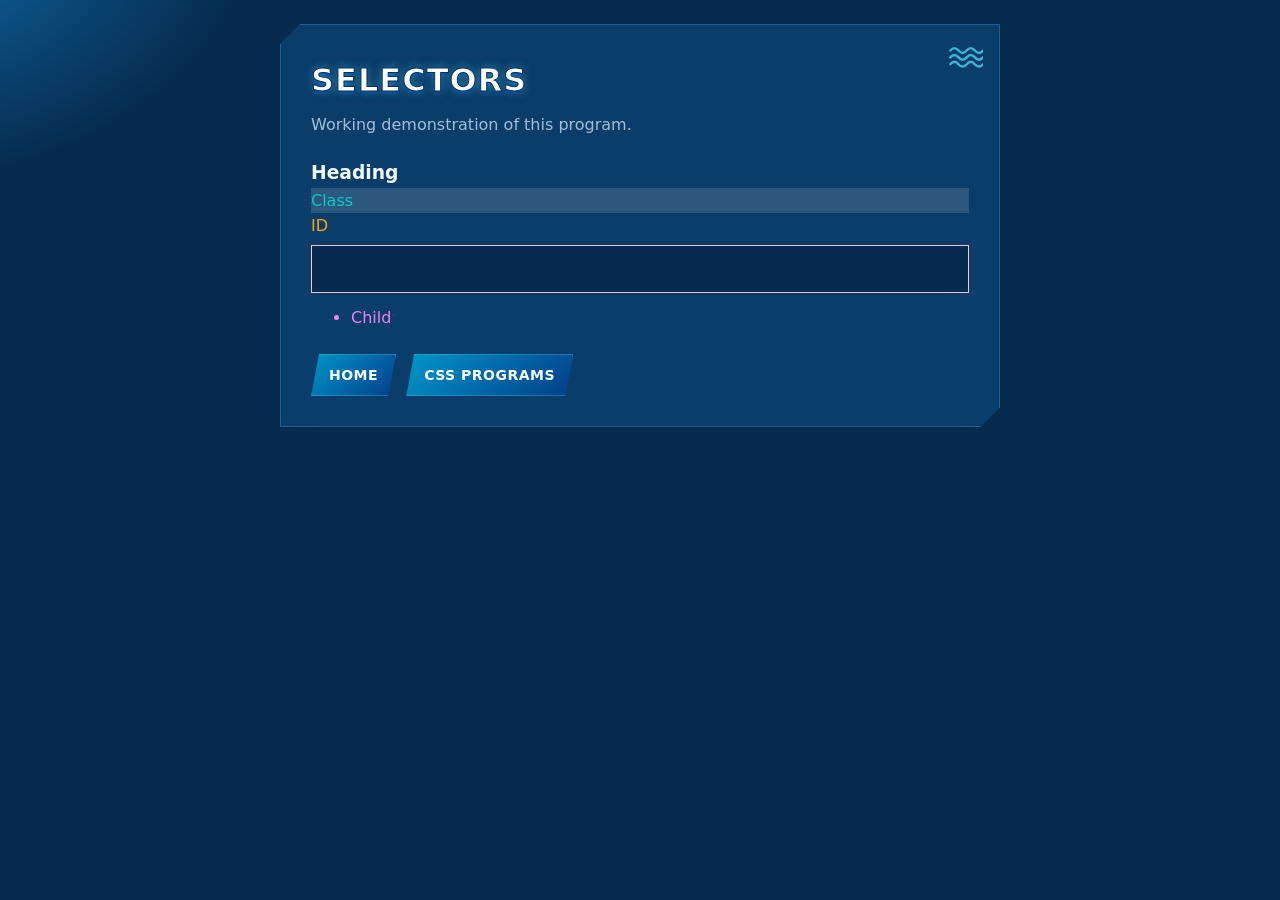
<file: css/css-02-selectors.html>
<!doctype html>
<html lang="en">
  <head>
    <meta charset="UTF-8" />
    <meta name="viewport" content="width=device-width, initial-scale=1" />
    <title>Selectors</title>
    <link rel="stylesheet" href="../assets/style.css" />
    <style>
      .k {
        color: #00cec9;
      }
      #u {
        color: orange;
      }
      input[type="text"] {
        border-color: pink;
      }
      ul > li {
        color: violet;
      }
      h3 + p {
        background: #ffffff22;
      }
    </style>
  </head>
  <body>
    <div class="wrap">
      <h1>Selectors</h1>
      <p class="d">Working demonstration of this program.</p>
      <h3>Heading</h3>
      <p class="k">Class</p>
      <p id="u">ID</p>
      <input type="text" />
      <ul>
        <li>Child</li>
      </ul>
      <nav>
        <a class="btn" href="../index.html">Home</a
        ><a class="btn" href="index.html">CSS Programs</a>
      </nav>
    </div>
  </body>
</html>
</file>
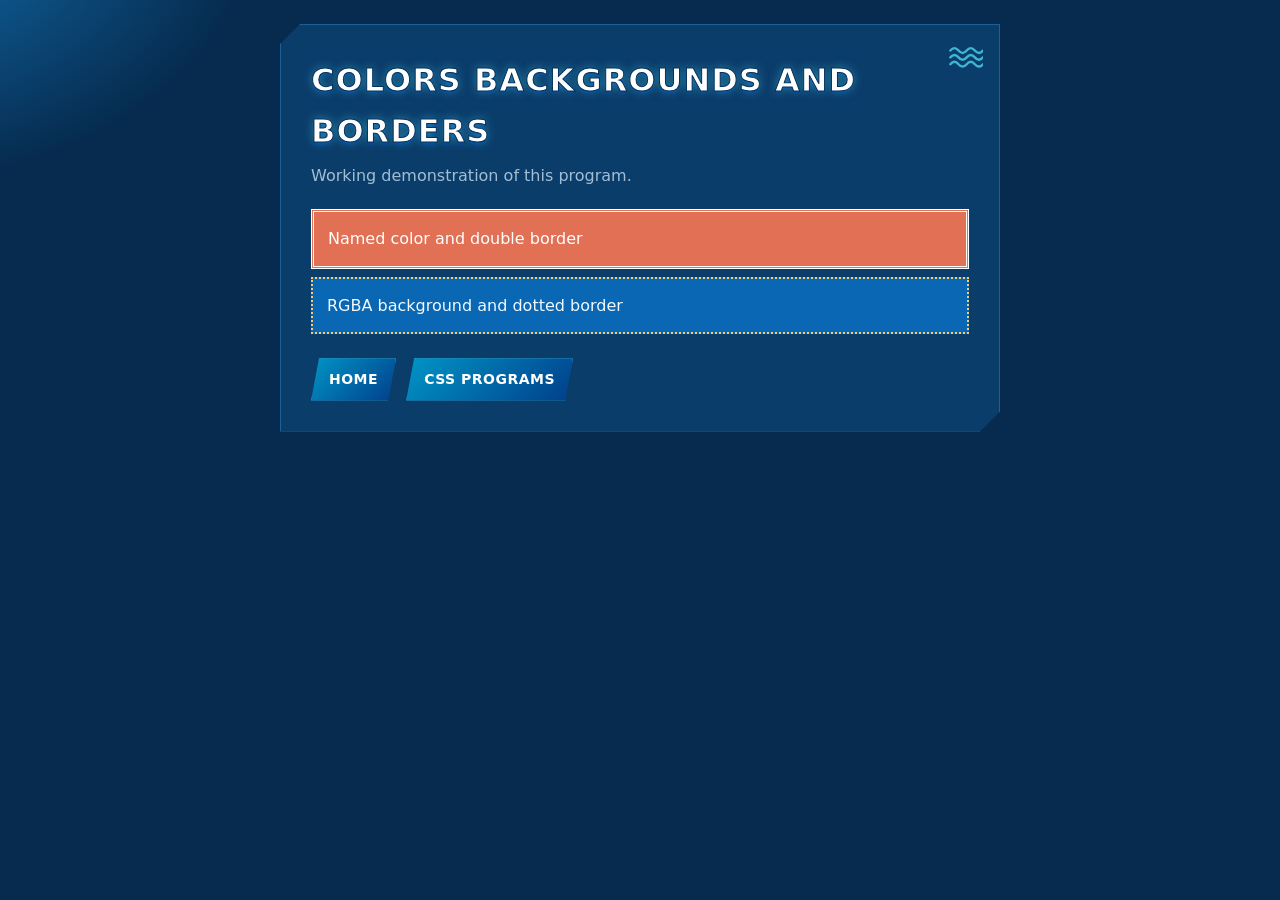
<file: css/css-03-colors-backgrounds-and-borders.html>
<!doctype html>
<html lang="en">
  <head>
    <meta charset="UTF-8" />
    <meta name="viewport" content="width=device-width, initial-scale=1" />
    <title>Colors Backgrounds and Borders</title>
    <link rel="stylesheet" href="../assets/style.css" />
    <style>
      .x {
        padding: 14px;
        margin: 8px 0;
        background: #e17055;
        border: 3px double #fff;
        color: #fff;
      }
      .y {
        background: rgba(9, 132, 227, 0.6);
        border: 2px dotted #fdcb6e;
        padding: 14px;
      }
    </style>
  </head>
  <body>
    <div class="wrap">
      <h1>Colors Backgrounds and Borders</h1>
      <p class="d">Working demonstration of this program.</p>
      <div class="x">Named color and double border</div>
      <div class="y">RGBA background and dotted border</div>
      <nav>
        <a class="btn" href="../index.html">Home</a
        ><a class="btn" href="index.html">CSS Programs</a>
      </nav>
    </div>
  </body>
</html>
</file>
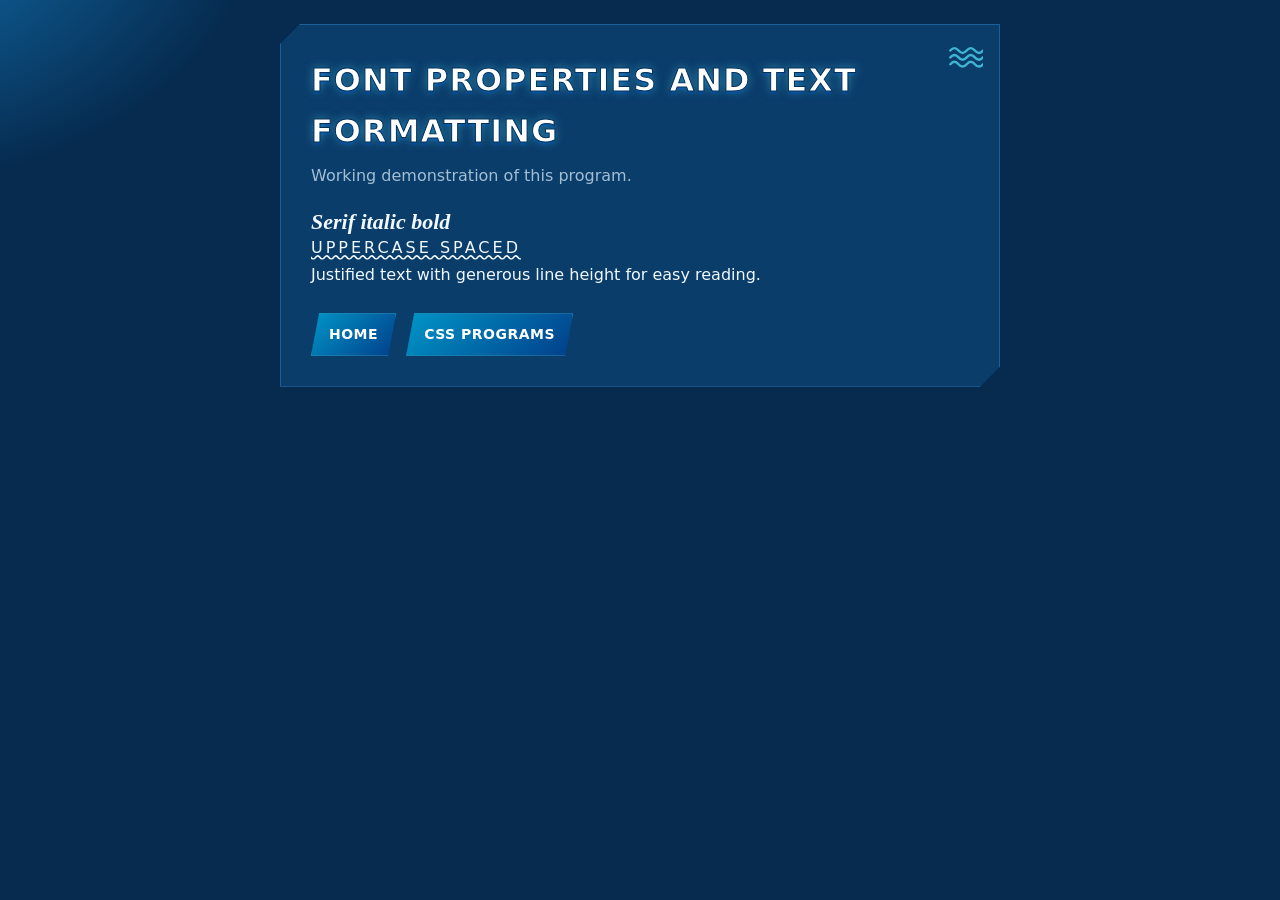
<file: css/css-04-font-properties-and-text-formatting.html>
<!doctype html>
<html lang="en">
  <head>
    <meta charset="UTF-8" />
    <meta name="viewport" content="width=device-width, initial-scale=1" />
    <title>Font Properties and Text Formatting</title>
    <link rel="stylesheet" href="../assets/style.css" />
    <style>
      .a {
        font: italic 700 22px Georgia;
      }
      .b {
        text-transform: uppercase;
        letter-spacing: 3px;
        text-decoration: underline wavy;
      }
      .c {
        text-align: justify;
        line-height: 1.8;
      }
    </style>
  </head>
  <body>
    <div class="wrap">
      <h1>Font Properties and Text Formatting</h1>
      <p class="d">Working demonstration of this program.</p>
      <p class="a">Serif italic bold</p>
      <p class="b">Uppercase spaced</p>
      <p class="c">
        Justified text with generous line height for easy reading.
      </p>
      <nav>
        <a class="btn" href="../index.html">Home</a
        ><a class="btn" href="index.html">CSS Programs</a>
      </nav>
    </div>
  </body>
</html>
</file>
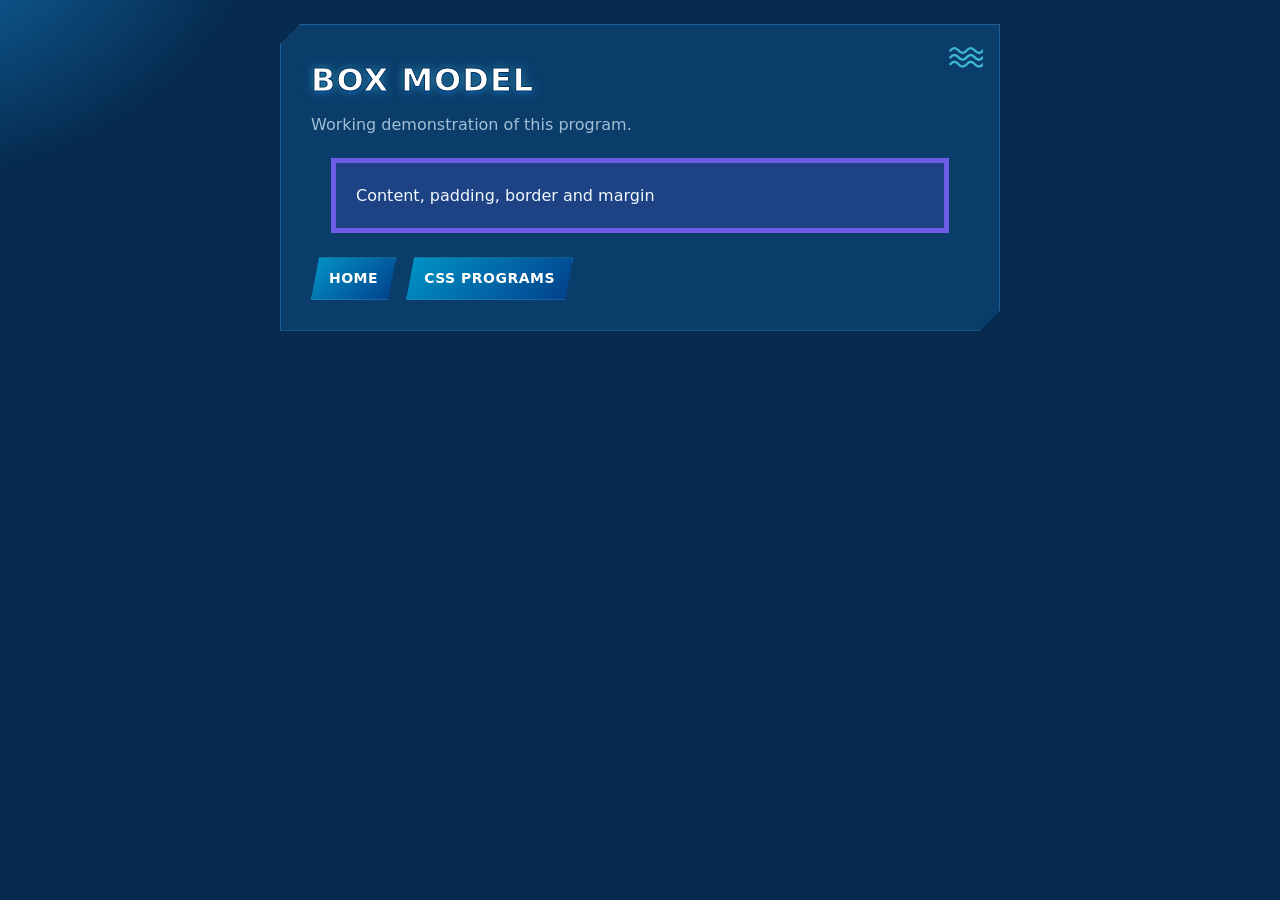
<file: css/css-05-box-model.html>
<!doctype html>
<html lang="en">
  <head>
    <meta charset="UTF-8" />
    <meta name="viewport" content="width=device-width, initial-scale=1" />
    <title>Box Model</title>
    <link rel="stylesheet" href="../assets/style.css" />
    <style>
      .b {
        margin: 20px;
        padding: 20px;
        border: 5px solid #6c5ce7;
        background: #6c5ce733;
      }
    </style>
  </head>
  <body>
    <div class="wrap">
      <h1>Box Model</h1>
      <p class="d">Working demonstration of this program.</p>
      <div class="b">Content, padding, border and margin</div>
      <nav>
        <a class="btn" href="../index.html">Home</a
        ><a class="btn" href="index.html">CSS Programs</a>
      </nav>
    </div>
  </body>
</html>
</file>
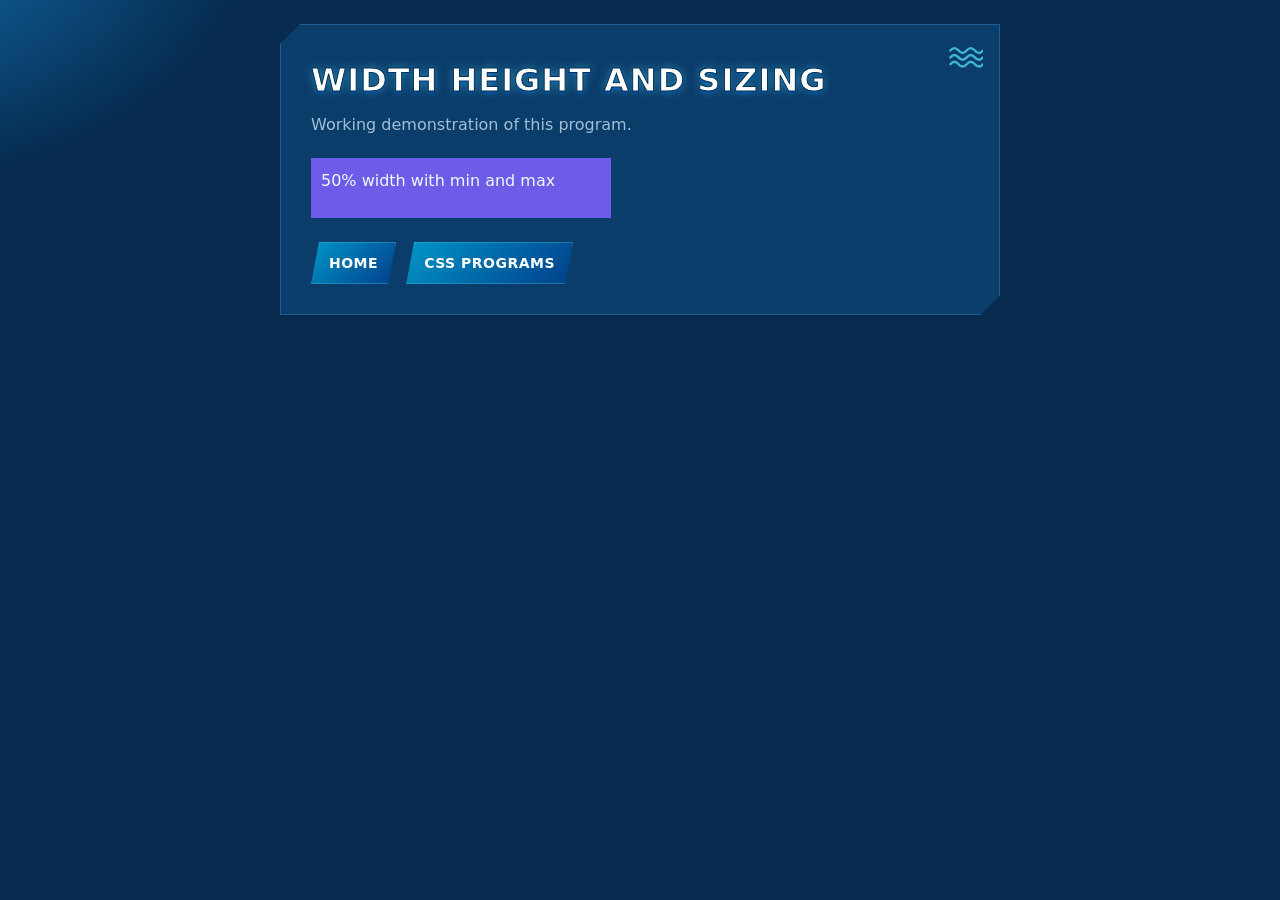
<file: css/css-06-width-height-and-sizing.html>
<!doctype html>
<html lang="en">
  <head>
    <meta charset="UTF-8" />
    <meta name="viewport" content="width=device-width, initial-scale=1" />
    <title>Width Height and Sizing</title>
    <link rel="stylesheet" href="../assets/style.css" />
    <style>
      .s {
        width: 50%;
        min-width: 120px;
        max-width: 300px;
        height: 60px;
        background: #6c5ce7;
        box-sizing: border-box;
        padding: 10px;
      }
    </style>
  </head>
  <body>
    <div class="wrap">
      <h1>Width Height and Sizing</h1>
      <p class="d">Working demonstration of this program.</p>
      <div class="s">50% width with min and max</div>
      <nav>
        <a class="btn" href="../index.html">Home</a
        ><a class="btn" href="index.html">CSS Programs</a>
      </nav>
    </div>
  </body>
</html>
</file>
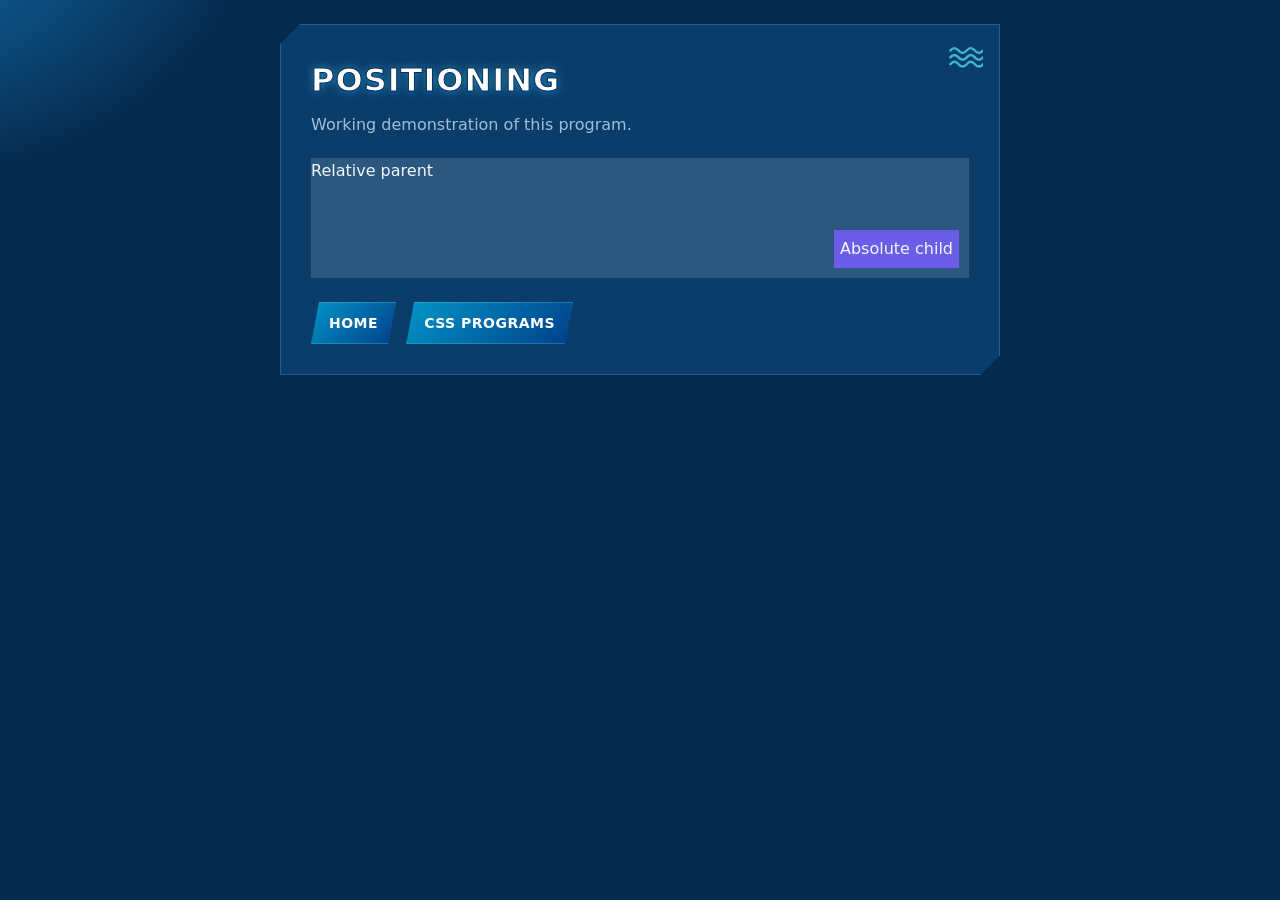
<file: css/css-07-positioning.html>
<!doctype html>
<html lang="en">
  <head>
    <meta charset="UTF-8" />
    <meta name="viewport" content="width=device-width, initial-scale=1" />
    <title>Positioning</title>
    <link rel="stylesheet" href="../assets/style.css" />
    <style>
      .p {
        position: relative;
        height: 120px;
        background: #ffffff22;
      }
      .c {
        position: absolute;
        right: 10px;
        bottom: 10px;
        background: #6c5ce7;
        padding: 6px;
      }
    </style>
  </head>
  <body>
    <div class="wrap">
      <h1>Positioning</h1>
      <p class="d">Working demonstration of this program.</p>
      <div class="p">
        Relative parent
        <div class="c">Absolute child</div>
      </div>
      <nav>
        <a class="btn" href="../index.html">Home</a
        ><a class="btn" href="index.html">CSS Programs</a>
      </nav>
    </div>
  </body>
</html>
</file>
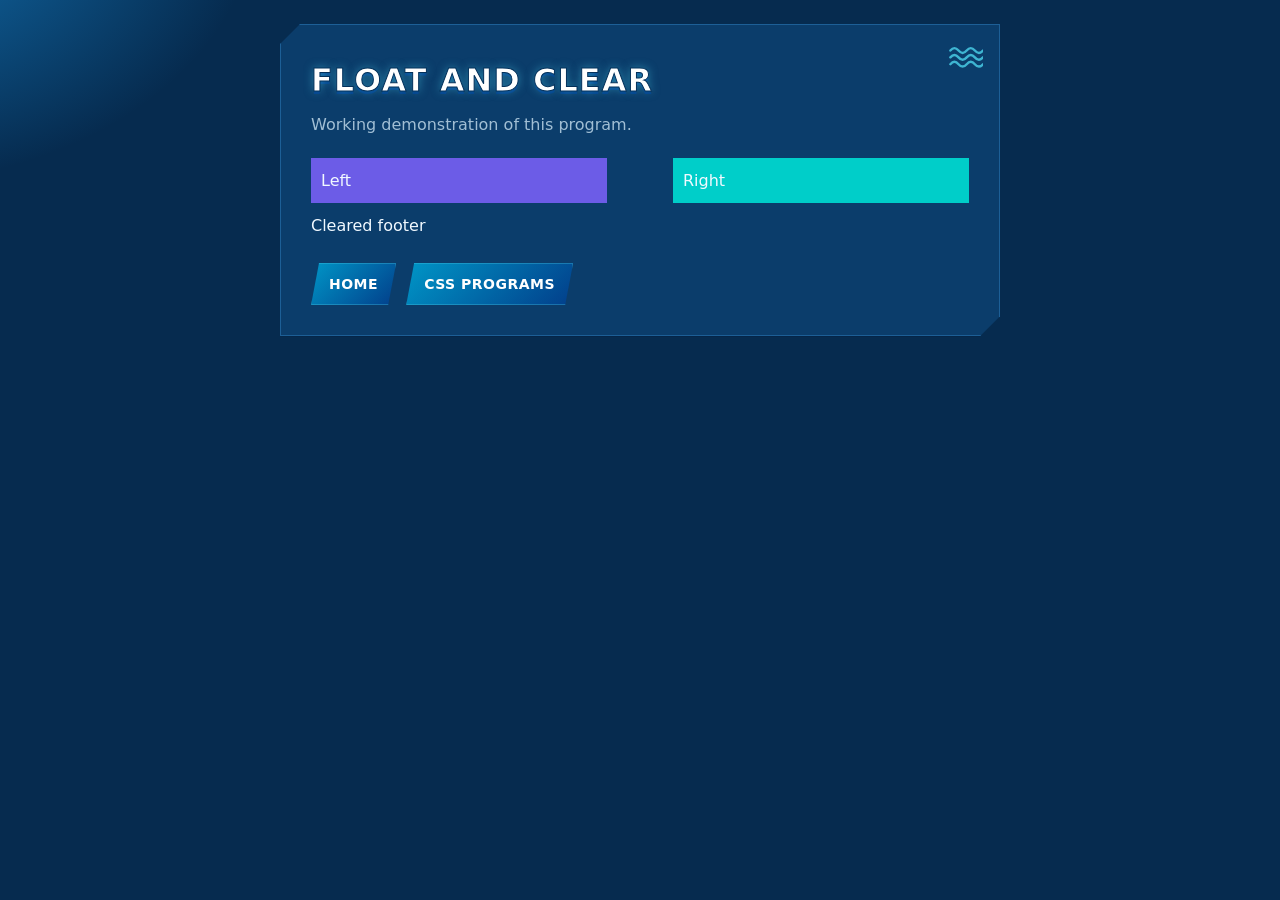
<file: css/css-08-float-and-clear.html>
<!doctype html>
<html lang="en">
  <head>
    <meta charset="UTF-8" />
    <meta name="viewport" content="width=device-width, initial-scale=1" />
    <title>Float and Clear</title>
    <link rel="stylesheet" href="../assets/style.css" />
    <style>
      .l {
        float: left;
        width: 45%;
        background: #6c5ce7;
        padding: 10px;
      }
      .r {
        float: right;
        width: 45%;
        background: #00cec9;
        padding: 10px;
      }
      .cl {
        clear: both;
        padding-top: 10px;
      }
    </style>
  </head>
  <body>
    <div class="wrap">
      <h1>Float and Clear</h1>
      <p class="d">Working demonstration of this program.</p>
      <div class="l">Left</div>
      <div class="r">Right</div>
      <div class="cl">Cleared footer</div>
      <nav>
        <a class="btn" href="../index.html">Home</a
        ><a class="btn" href="index.html">CSS Programs</a>
      </nav>
    </div>
  </body>
</html>
</file>
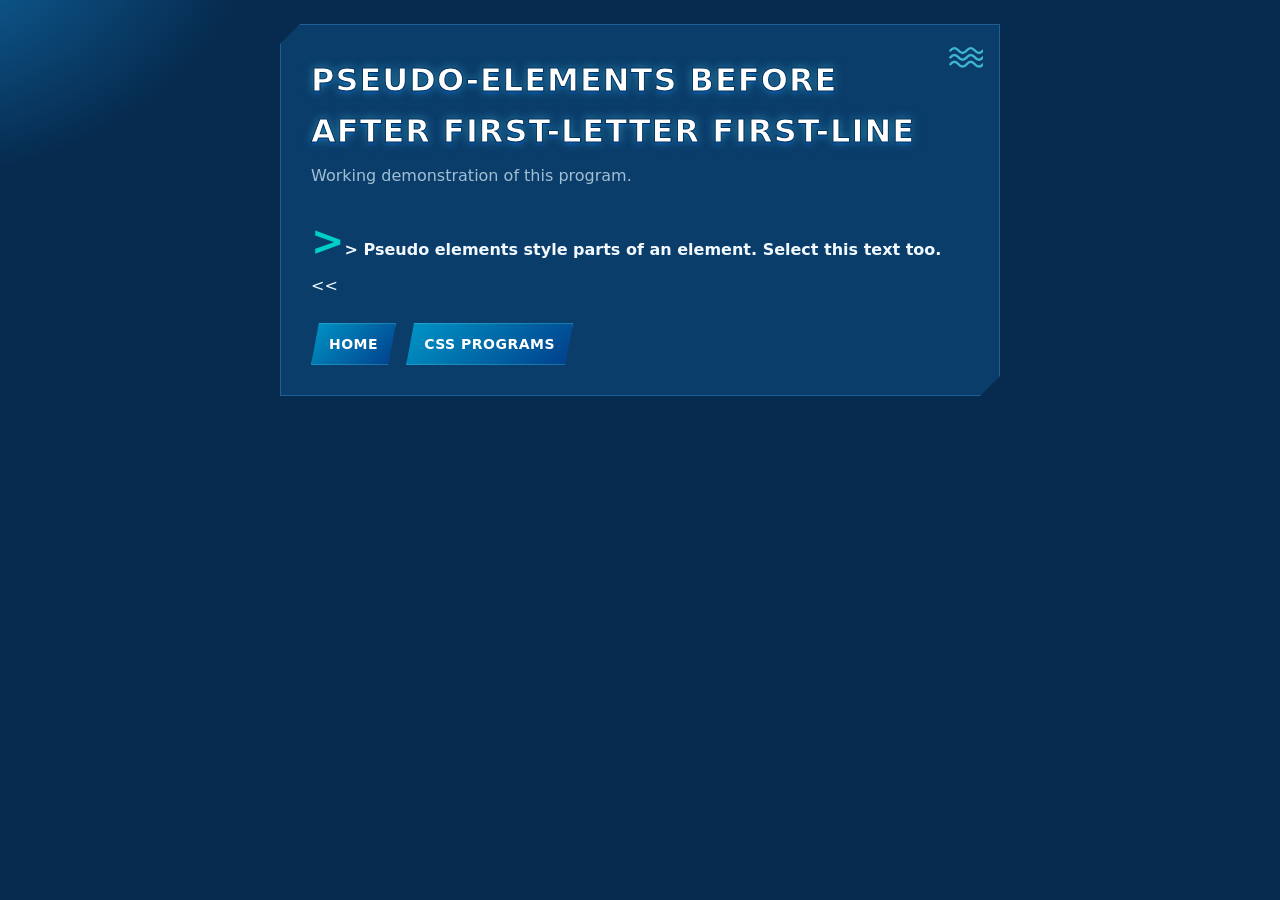
<file: css/css-11-pseudo-elements-before-after-first-letter-first-line.html>
<!doctype html>
<html lang="en">
  <head>
    <meta charset="UTF-8" />
    <meta name="viewport" content="width=device-width, initial-scale=1" />
    <title>Pseudo-elements before after first-letter first-line</title>
    <link rel="stylesheet" href="../assets/style.css" />
    <style>
      p.pe::first-letter {
        font-size: 40px;
        color: #00cec9;
      }
      p.pe::first-line {
        font-weight: bold;
      }
      p.pe::before {
        content: ">> ";
      }
      p.pe::after {
        content: " <<";
      }
      p.pe::selection {
        background: #fd79a8;
      }
    </style>
  </head>
  <body>
    <div class="wrap">
      <h1>Pseudo-elements before after first-letter first-line</h1>
      <p class="d">Working demonstration of this program.</p>
      <p class="pe">
        Pseudo elements style parts of an element. Select this text too.
      </p>
      <nav>
        <a class="btn" href="../index.html">Home</a
        ><a class="btn" href="index.html">CSS Programs</a>
      </nav>
    </div>
  </body>
</html>
</file>
<file: assets/home.css>
/* ===== SEA BLUE & WHITE THEME — hub / listing pages ===== */
* {
  box-sizing: border-box;
  margin: 0;
}

:root {
  --sea: #0096c7;
  --sea2: #48cae4;
  --deep: #05294d;
  --panel: #0b3d6b;
  --line: #1d5f96;
  --foam: #ffffff;
}

body.hub {
  min-height: 100vh;
  font:
    16px/1.6 "Segoe UI",
    system-ui,
    sans-serif;
  color: #eef8ff;
  background:
    radial-gradient(
      ellipse 900px 600px at 15% -10%,
      #0e6fae 0%,
      transparent 60%
    ),
    radial-gradient(
      ellipse 900px 700px at 110% 10%,
      #0a5a94 0%,
      transparent 55%
    ),
    var(--deep);
  overflow-x: hidden;
  position: relative;
}

/* decorative corner ripples, drawn as concentric sea-water rings */
body.hub::before,
body.hub::after {
  content: "";
  position: fixed;
  width: 640px;
  height: 640px;
  background-image: url("data:image/svg+xml;utf8,<svg xmlns='http://www.w3.org/2000/svg' viewBox='0 0 200 200'><g fill='none' stroke='white' stroke-opacity='0.09' stroke-width='1'><circle cx='100' cy='100' r='18'/><circle cx='100' cy='100' r='38'/><circle cx='100' cy='100' r='60'/><circle cx='100' cy='100' r='85'/><circle cx='100' cy='100' r='110'/><circle cx='100' cy='100' r='138'/></g></svg>");
  background-repeat: no-repeat;
  z-index: -1;
  opacity: 0.9;
  pointer-events: none;
}
body.hub::before {
  top: -220px;
  left: -220px;
}
body.hub::after {
  bottom: -260px;
  right: -260px;
  transform: scaleX(-1);
}

main {
  width: min(1100px, 92%);
  margin: 0 auto;
  padding: 60px 0;
}

.hero {
  text-align: center;
  margin-bottom: 52px;
  position: relative;
}
.hero small {
  letter-spacing: 6px;
  color: var(--sea2);
  text-transform: uppercase;
  font-weight: 700;
}
.hero h1 {
  font-family: "Segoe UI", system-ui, sans-serif;
  font-weight: 900;
  text-transform: uppercase;
  font-size: clamp(2.2rem, 6.4vw, 4.6rem);
  line-height: 1.05;
  margin: 16px 0;
  letter-spacing: 1px;
  color: #fff;
  -webkit-text-stroke: 1.5px #03305a;
  text-shadow:
    0 0 12px #48cae499,
    0 4px 0 #023e8a,
    0 8px 24px #00000090;
}
.hero p {
  opacity: 0.75;
  color: #d3eaf8;
}

/* wave emblem badge — original artwork */
.hero::before {
  content: "";
  display: block;
  width: 78px;
  height: 78px;
  margin: 0 auto 18px;
  border-radius: 50%;
  background:
    url("data:image/svg+xml;utf8,<svg xmlns='http://www.w3.org/2000/svg' viewBox='0 0 100 100'><g fill='none' stroke='%2348cae4' stroke-width='6' stroke-linecap='round'><path d='M4 34 q12 -14 24 0 t24 0 t24 0 t24 0'/><path d='M4 54 q12 -14 24 0 t24 0 t24 0 t24 0'/><path d='M4 74 q12 -14 24 0 t24 0 t24 0 t24 0'/></g></svg>"),
    radial-gradient(circle at 50% 40%, #0b5a94 0%, #03203f 70%);
  background-repeat: no-repeat;
  background-position: center;
  background-size:
    60% 60%,
    100% 100%;
  border: 2px solid var(--sea);
  box-shadow:
    0 0 0 4px #031a33,
    0 0 30px #0096c788;
}

.stats {
  display: flex;
  gap: 12px;
  justify-content: center;
  flex-wrap: wrap;
  margin-bottom: 34px;
}
.stats span {
  padding: 8px 18px;
  border-radius: 6px;
  background: #0a3a66;
  border: 1px solid #1d6aa5;
  font-size: 14px;
  clip-path: polygon(
    8px 0,
    100% 0,
    100% calc(100% - 8px),
    calc(100% - 8px) 100%,
    0 100%,
    0 8px
  );
}
.stats b {
  color: var(--sea2);
}

.cards {
  display: grid;
  grid-template-columns: repeat(auto-fit, minmax(260px, 1fr));
  gap: 26px;
}
.card {
  --c: #0096c7;
  padding: 34px;
  background: linear-gradient(160deg, #0d4275, #082f57);
  border: 1px solid #1d5f96;
  position: relative;
  transition: 0.3s;
  clip-path: polygon(
    18px 0,
    100% 0,
    100% calc(100% - 18px),
    calc(100% - 18px) 100%,
    0 100%,
    0 18px
  );
}
/* sea-blue accent for each hub card (overrides the old inline accent colours) */
.cards .card:nth-child(1) {
  --c: #00b4d8 !important;
}
.cards .card:nth-child(2) {
  --c: #1e88e5 !important;
}
.cards .card:nth-child(3) {
  --c: #4dd0c8 !important;
}
.card::after {
  content: "";
  position: absolute;
  inset: 0;
  pointer-events: none;
  background: linear-gradient(160deg, transparent 60%, #48cae422);
}
.card:hover {
  transform: translateY(-8px);
  border-color: var(--c);
  box-shadow:
    0 25px 60px #00142ecc,
    0 0 45px var(--c);
}
.ic {
  font-size: 40px;
  width: 78px;
  height: 78px;
  display: grid;
  place-items: center;
  margin-bottom: 20px;
  color: #fff;
  background: radial-gradient(circle at 35% 30%, var(--c), #03305a 75%);
  clip-path: polygon(
    15% 0,
    85% 0,
    100% 15%,
    100% 85%,
    85% 100%,
    15% 100%,
    0 85%,
    0 15%
  );
  box-shadow: 0 0 20px var(--c);
}
.card h2 {
  margin-bottom: 8px;
  text-transform: uppercase;
  letter-spacing: 1px;
  color: #fff;
}
.card p {
  opacity: 0.75;
  margin-bottom: 26px;
  color: #d3eaf8;
}

.go {
  display: inline-block;
  padding: 12px 28px;
  color: #fff;
  text-decoration: none;
  font-weight: 800;
  text-transform: uppercase;
  letter-spacing: 1px;
  background: linear-gradient(135deg, var(--sea), #023e8a);
  clip-path: polygon(10px 0, 100% 0, calc(100% - 10px) 100%, 0 100%);
  transition: 0.25s;
  box-shadow: 0 0 0 1px #48cae455 inset;
}
.go:hover {
  transform: scale(1.06);
  box-shadow: 0 0 25px var(--sea2);
}

footer {
  text-align: center;
  margin-top: 56px;
  opacity: 0.55;
  font-size: 13px;
  letter-spacing: 2px;
  text-transform: uppercase;
}

.list h2 {
  margin: 34px 0 12px;
  color: var(--sea2);
  text-transform: uppercase;
  letter-spacing: 1px;
}
.list ol {
  display: grid;
  gap: 9px;
  padding-left: 0;
  list-style: none;
}
.list li a {
  display: block;
  padding: 12px 18px;
  background: #0a3360;
  border: 1px solid #1d5f96;
  color: #eef8ff;
  text-decoration: none;
  transition: 0.2s;
  position: relative;
  border-left: 3px solid var(--sea);
}
.list li a:hover {
  background: #0f4a82;
  transform: translateX(8px);
  box-shadow: 0 0 20px #0096c755;
}
.top {
  margin-bottom: 30px;
}

pre.code {
  background: #021a33cc;
  padding: 18px;
  border-radius: 6px;
  overflow: auto;
  line-height: 1.5;
  margin-top: 16px;
  font-size: 14px;
  border: 1px solid #1d5f96;
}
</file>
<file: assets/style.css>
/* ===== SEA BLUE & WHITE THEME — individual program pages ===== */
:root {
  --a: #0096c7; /* sea blue */
  --b: #48cae4; /* bright aqua accent */
  --bg: #062b4f;
  --c: #0b3d6b;
  --t: #f1f9ff;
  --line: #1d5f96;
  --h: #fff; /* heading colour */
  --h-stroke: #03305a;
  --h-shadow: 0 0 10px #48cae488, 0 3px 0 #023e8a;
  --muted: #d3eaf8;
  --glow: #1274b5;
  --shadow: #00122acc;
}
body.light {
  --bg: #eaf6fc;
  --c: #fff;
  --t: #0b2a4a;
  --line: #bfe0f2;
  --b: #0077b6;
  --h: #0a5c99;
  --h-stroke: transparent;
  --h-shadow: 0 2px 0 #cfeaf8;
  --muted: #3d6b8f;
  --glow: #cdeefb;
  --shadow: #0a5c9938;
}

* {
  box-sizing: border-box;
  margin: 0;
}
body {
  font:
    16px/1.6 system-ui,
    sans-serif;
  background:
    radial-gradient(
      ellipse 700px 500px at -10% -10%,
      var(--glow) 0%,
      transparent 55%
    ),
    var(--bg);
  color: var(--t);
  min-height: 100vh;
  display: flex;
  justify-content: center;
  padding: 24px;
}
a {
  color: var(--b);
}
.wrap {
  width: min(720px, 100%);
  height: fit-content;
  background: var(--c);
  border: 1px solid var(--line);
  padding: 30px;
  position: relative;
  clip-path: polygon(
    20px 0,
    100% 0,
    100% calc(100% - 20px),
    calc(100% - 20px) 100%,
    0 100%,
    0 20px
  );
  box-shadow: 0 25px 70px var(--shadow);
}
.wrap::before {
  content: "";
  position: absolute;
  top: 14px;
  right: 16px;
  width: 34px;
  height: 34px;
  background-image: url("data:image/svg+xml;utf8,<svg xmlns='http://www.w3.org/2000/svg' viewBox='0 0 100 100'><g fill='none' stroke='%2348cae4' stroke-width='7' stroke-linecap='round'><path d='M4 34 q12 -14 24 0 t24 0 t24 0 t24 0'/><path d='M4 54 q12 -14 24 0 t24 0 t24 0 t24 0'/><path d='M4 74 q12 -14 24 0 t24 0 t24 0 t24 0'/></g></svg>");
  background-repeat: no-repeat;
  background-size: contain;
  opacity: 0.85;
}
h1 {
  text-transform: uppercase;
  font-weight: 900;
  letter-spacing: 1px;
  color: var(--h);
  -webkit-text-stroke: 1px var(--h-stroke);
  text-shadow: var(--h-shadow);
}
p.d {
  opacity: 0.75;
  margin: 6px 0 20px;
  color: var(--muted);
}
nav {
  display: flex;
  gap: 10px;
  margin-top: 24px;
  flex-wrap: wrap;
}
a.btn,
button {
  background: linear-gradient(135deg, var(--a), #023e8a);
  color: #fff;
  border: 0;
  padding: 10px 18px;
  cursor: pointer;
  text-decoration: none;
  font: inherit;
  font-weight: 700;
  text-transform: uppercase;
  letter-spacing: 0.5px;
  font-size: 14px;
  clip-path: polygon(8px 0, 100% 0, calc(100% - 8px) 100%, 0 100%);
  box-shadow: 0 0 0 1px #48cae455 inset;
  transition: 0.2s;
}
button:hover,
a.btn:hover {
  filter: brightness(1.2);
  box-shadow: 0 0 18px var(--b);
}
input,
select,
textarea {
  background: var(--bg);
  color: var(--t);
  border: 1px solid var(--line);
  padding: 10px;
  font: inherit;
  width: 100%;
  margin: 6px 0;
}
input:focus,
select:focus,
textarea:focus {
  outline: none;
  border-color: var(--a);
  box-shadow: 0 0 0 2px #0096c744;
}
table {
  width: 100%;
  border-collapse: collapse;
}
td,
th {
  padding: 8px;
  border-bottom: 1px solid var(--line);
  text-align: left;
}
.out {
  margin-top: 14px;
  padding: 12px;
  background: var(--bg);
  min-height: 44px;
  border: 1px dashed var(--line);
}
.big {
  font-size: 44px;
  text-align: center;
  color: var(--b);
  text-shadow: 0 0 16px #48cae466;
}
.row {
  display: flex;
  gap: 8px;
  flex-wrap: wrap;
}
.row > * {
  flex: 1;
}
.err {
  color: #ff6b6b;
  font-size: 14px;
}
li {
  margin: 6px 0;
}
</file>
